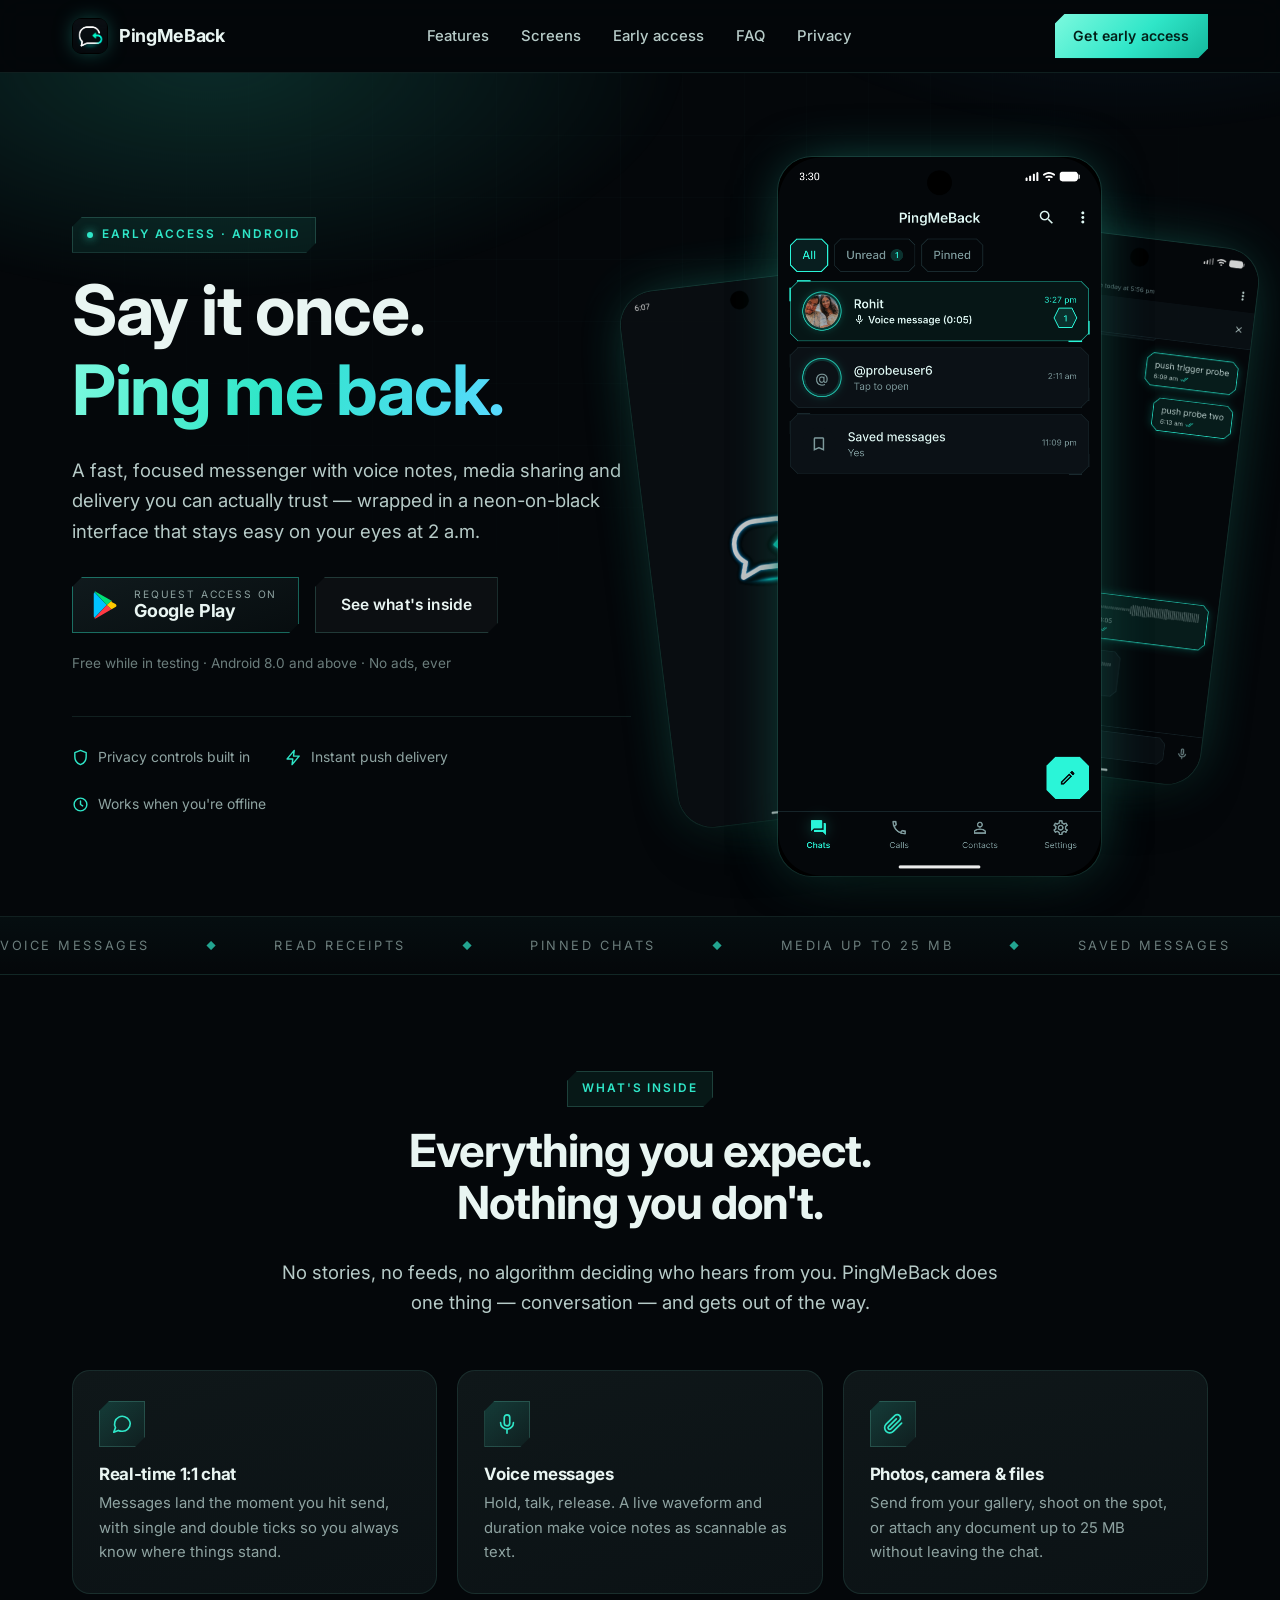
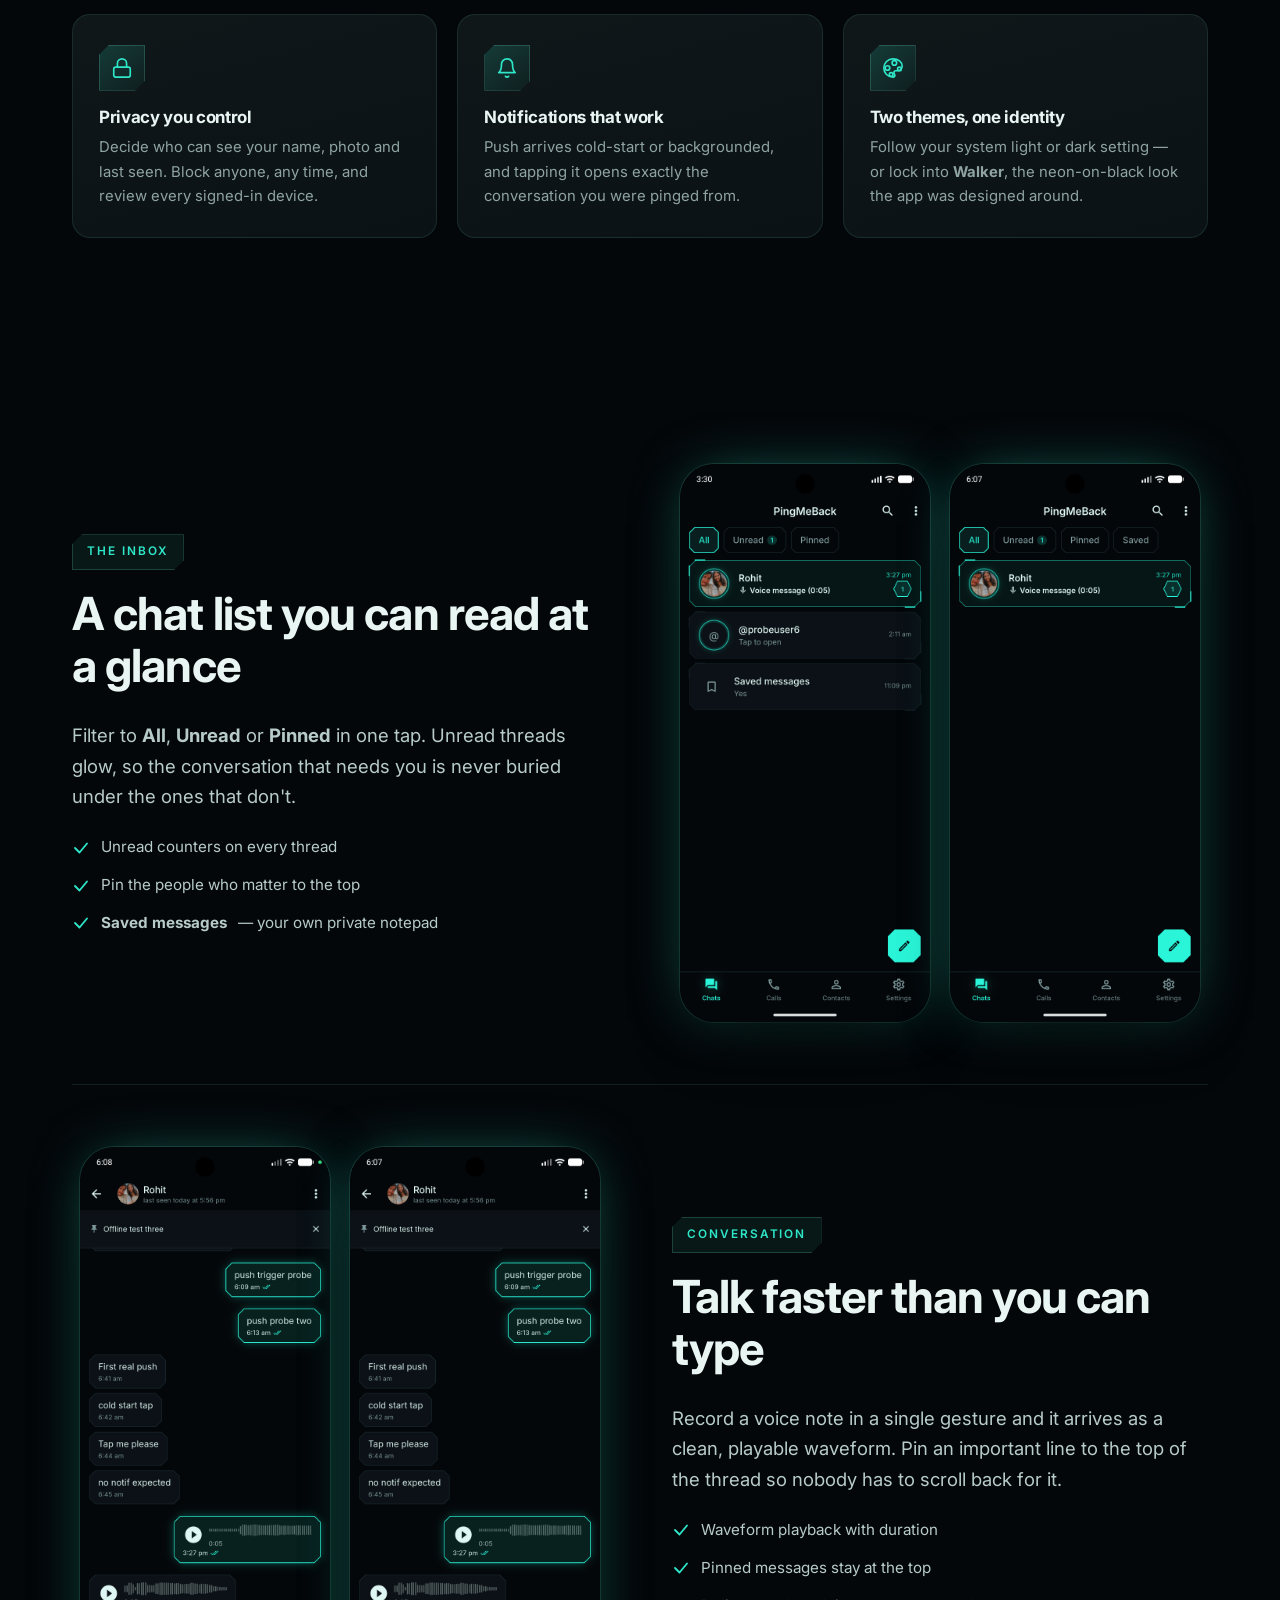
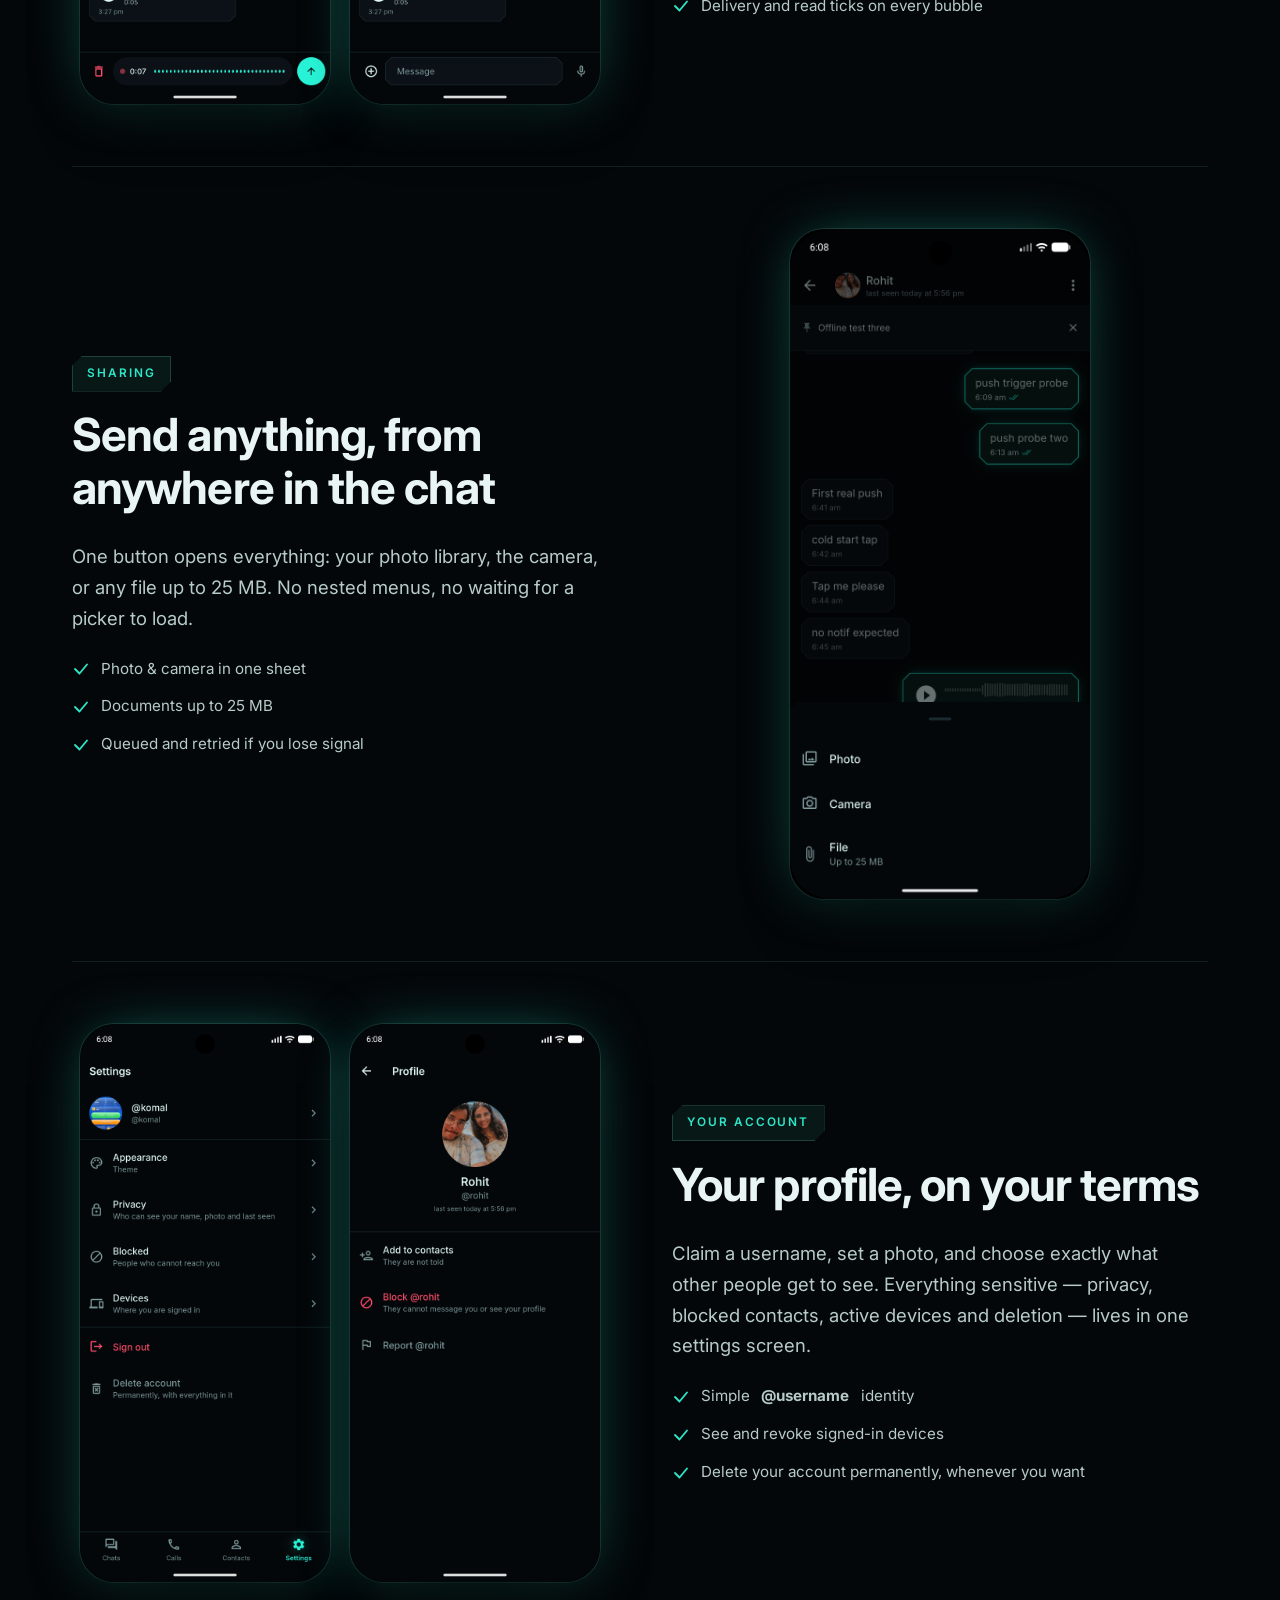
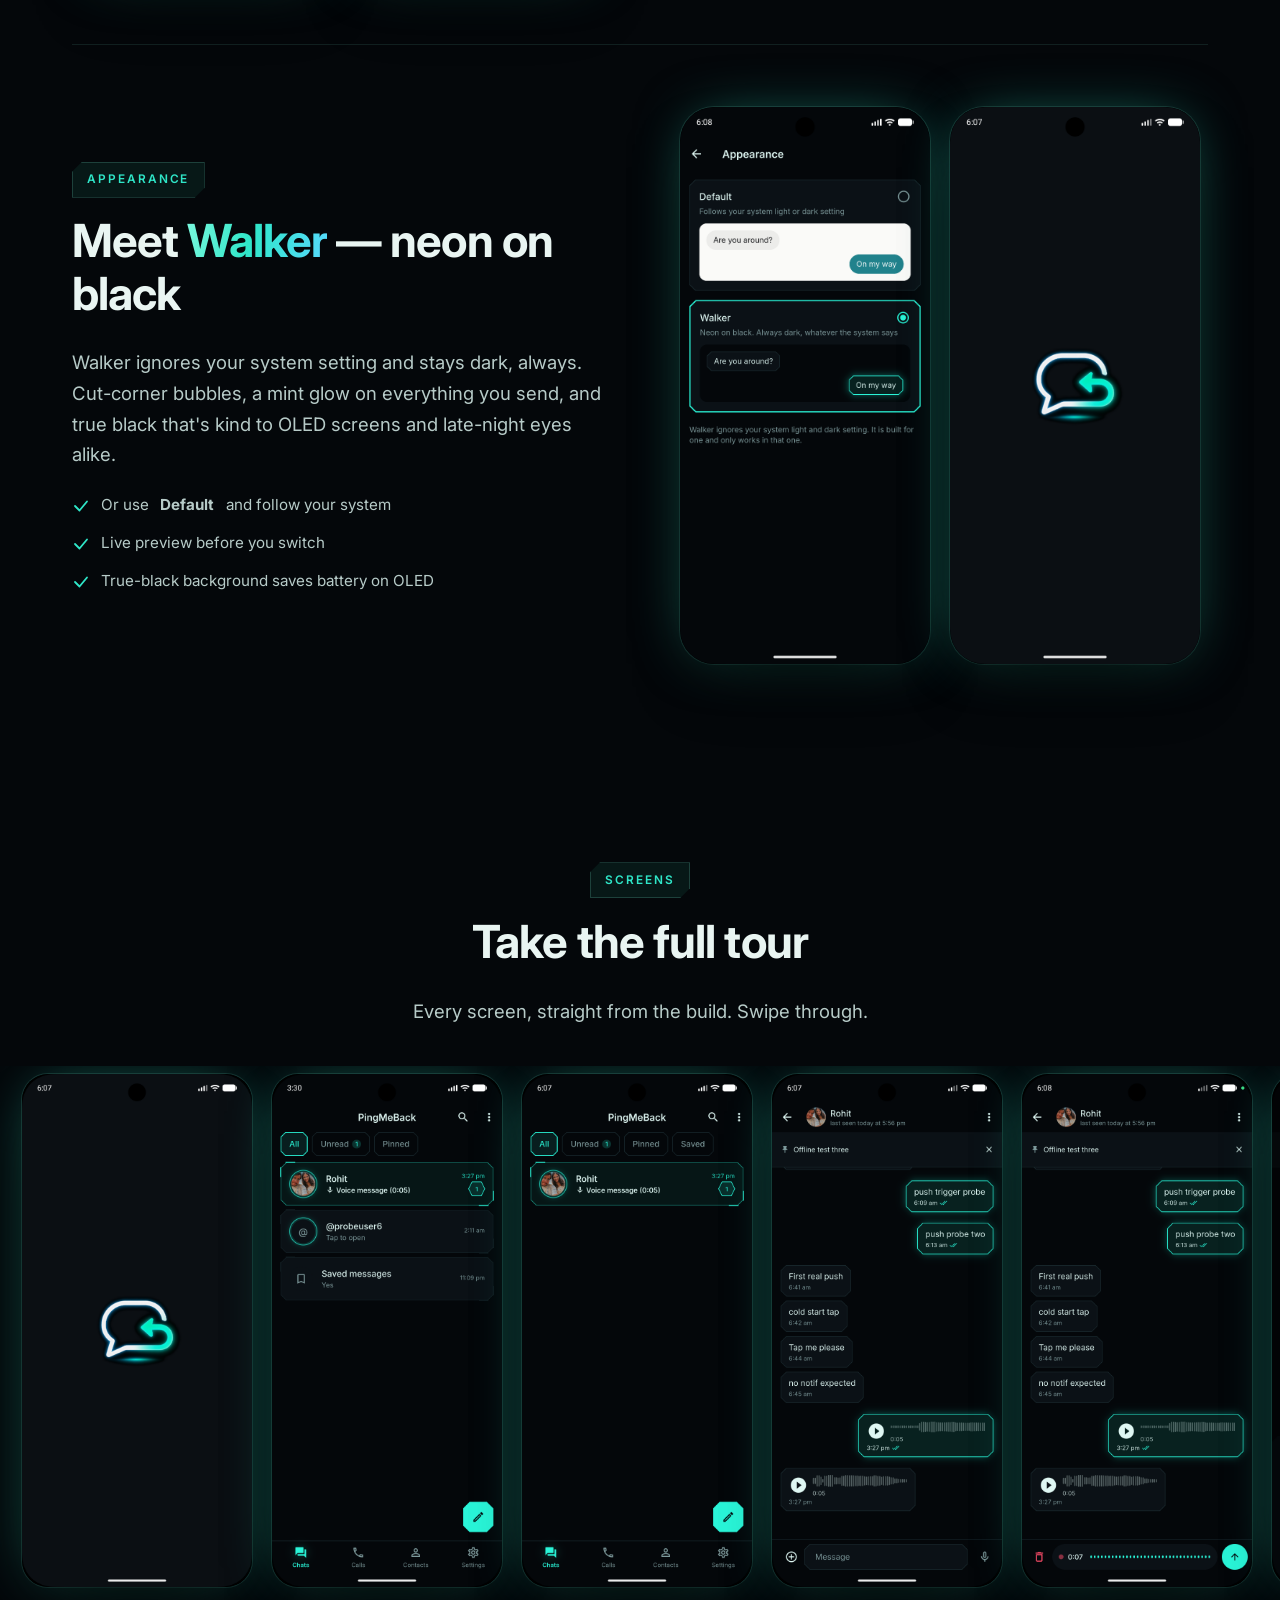
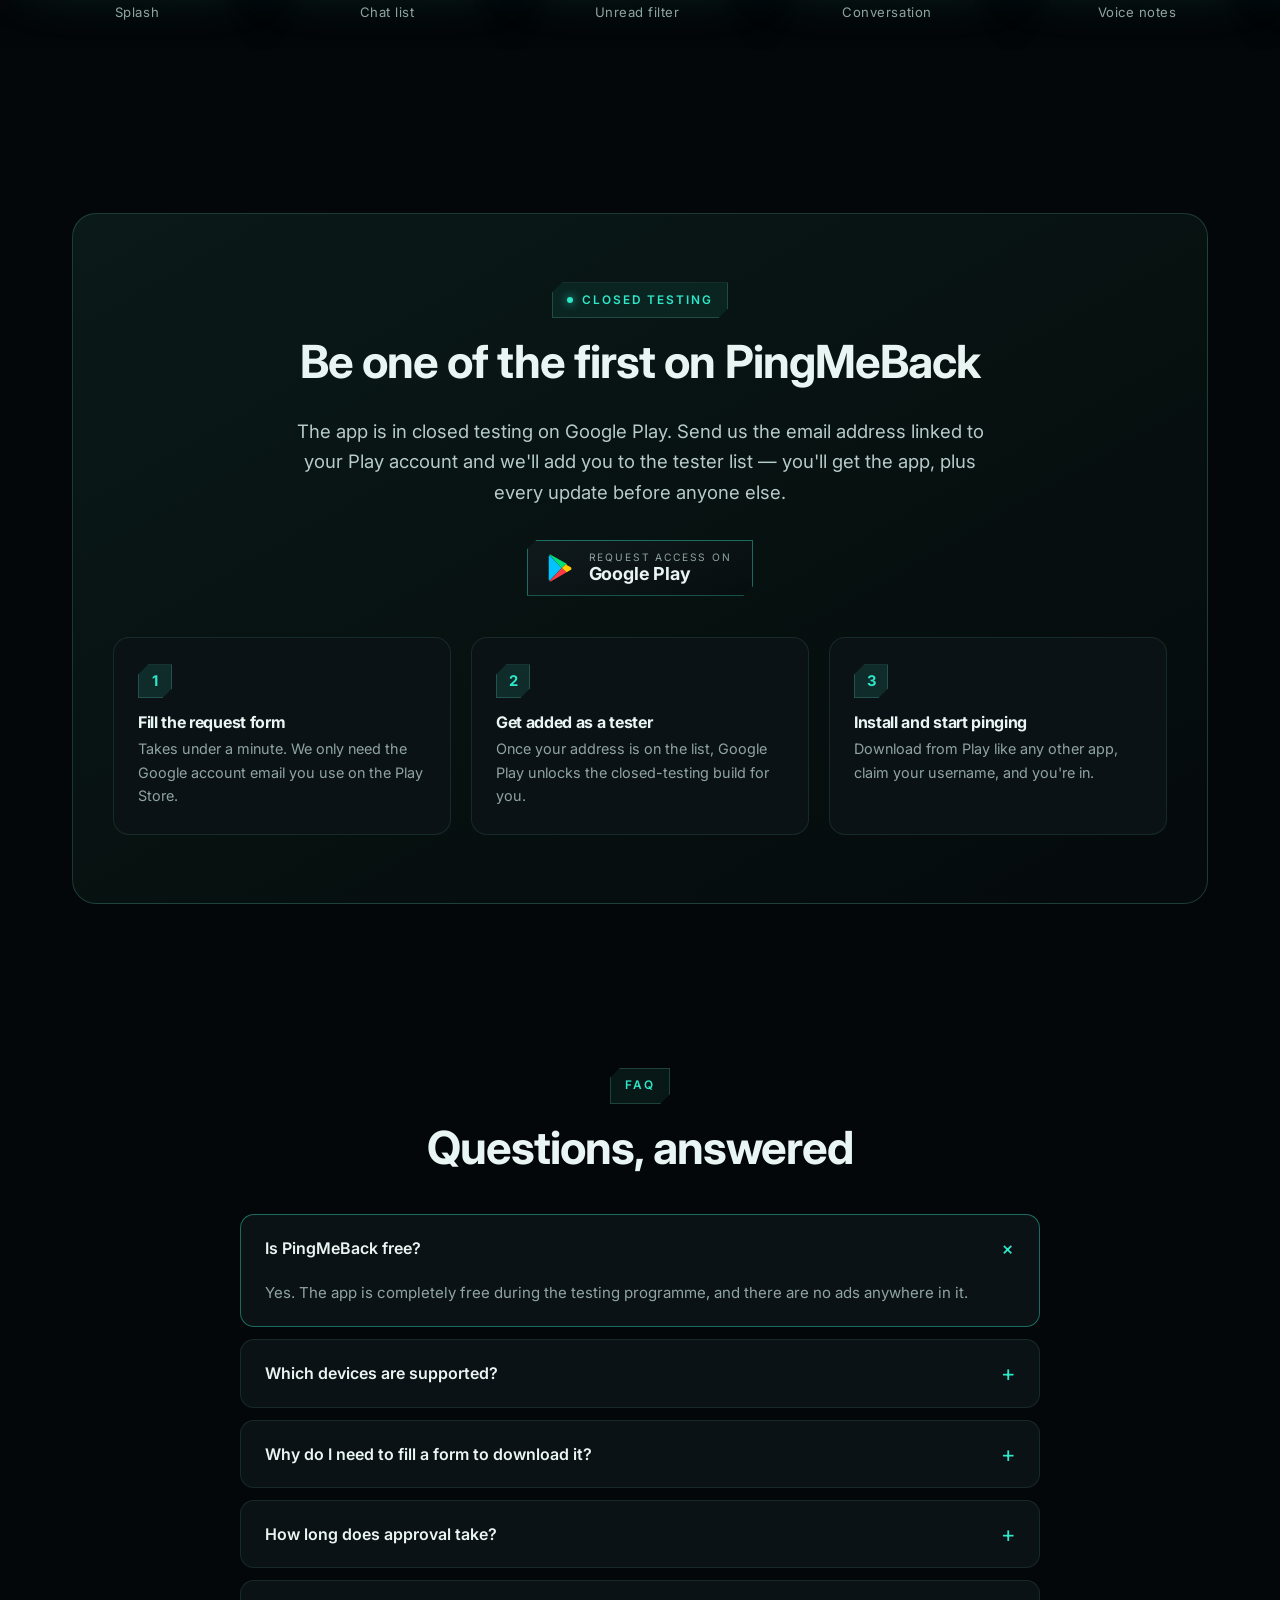
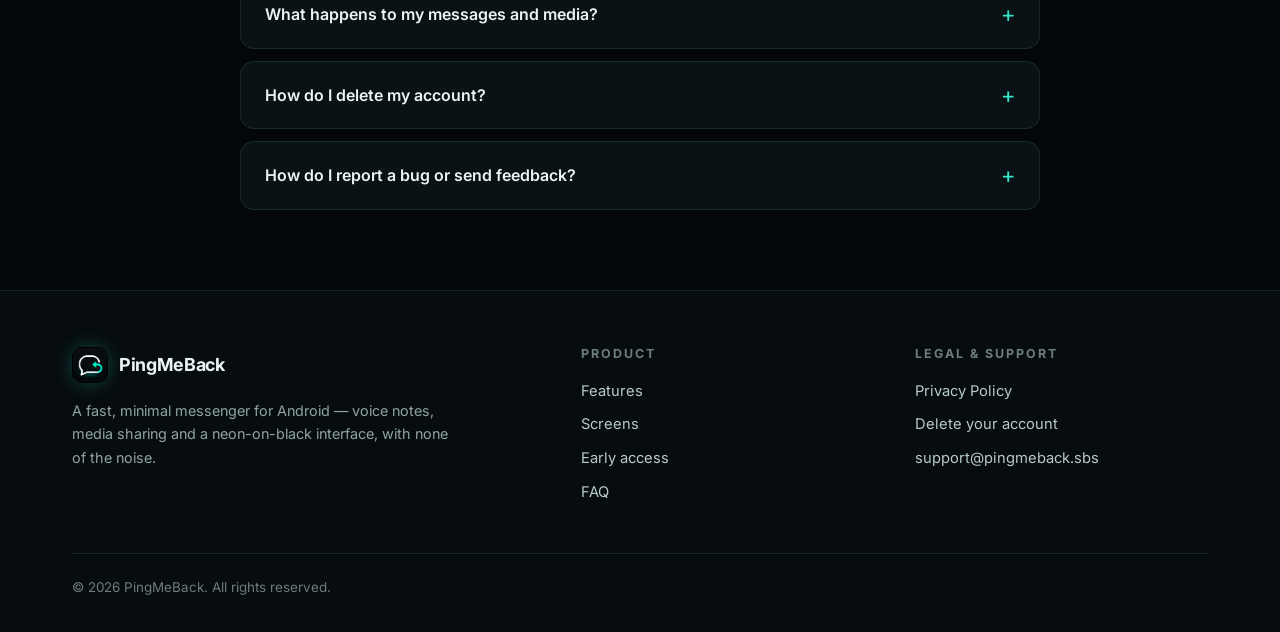
<file: index.html>
<!DOCTYPE html>
<html lang="en">
<head>
<meta charset="utf-8">
<meta name="viewport" content="width=device-width, initial-scale=1">
<title>PingMeBack — Fast, private messaging built for the dark</title>
<meta name="description" content="PingMeBack is a fast, minimal chat app for Android. Voice messages, media sharing, read receipts and a neon-on-black interface built to be easy on your eyes. Join the early access programme.">
<meta name="theme-color" content="#04070a">
<link rel="icon" href="assets/logo.png" type="image/png">
<link rel="apple-touch-icon" href="assets/logo.png">

<meta property="og:type" content="website">
<meta property="og:title" content="PingMeBack — Fast, private messaging built for the dark">
<meta property="og:description" content="Voice messages, media sharing, read receipts and a neon-on-black interface. Request early access on Google Play.">
<meta property="og:image" content="assets/logo.png">
<meta name="twitter:card" content="summary_large_image">

<link rel="preconnect" href="https://fonts.googleapis.com">
<link rel="preconnect" href="https://fonts.gstatic.com" crossorigin>
<link href="https://fonts.googleapis.com/css2?family=Inter:wght@400;500;600;700;800&display=swap" rel="stylesheet">
<link rel="stylesheet" href="styles.css">
</head>
<body>

<!-- ============================ NAV ============================ -->
<header class="nav">
  <div class="wrap nav__in">
    <a class="brand" href="index.html">
      <img src="assets/logo.png" alt="PingMeBack logo">
      <span>PingMeBack</span>
    </a>

    <nav class="nav__links" id="navLinks">
      <a href="#features">Features</a>
      <a href="#screens">Screens</a>
      <a href="#access">Early access</a>
      <a href="#faq">FAQ</a>
      <a href="privacy.html">Privacy</a>
    </nav>

    <div class="nav__cta">
      <a class="btn btn--primary btn--sm" href="https://docs.google.com/forms/d/e/1FAIpQLSddCtJkI2fU3N0K5g80t00EVzGH8-jRmo-6OUdHBBDJa1eNFg/viewform?usp=sharing&amp;ouid=109148587220267106349" target="_blank" rel="noopener">Get early access</a>
      <button class="nav__toggle" id="navToggle" aria-label="Toggle menu" aria-expanded="false" aria-controls="navLinks">
        <svg viewBox="0 0 24 24" fill="none" stroke="currentColor" stroke-width="2" stroke-linecap="round"><path d="M3 6h18M3 12h18M3 18h18"/></svg>
      </button>
    </div>
  </div>
</header>

<!-- ============================ HERO ============================ -->
<section class="hero">
  <div class="wrap hero__in">
    <div>
      <span class="eyebrow"><i class="dot"></i> Early access · Android</span>
      <h1 class="h-xl">Say it once.<br><span class="grad">Ping me back.</span></h1>
      <p class="lead">A fast, focused messenger with voice notes, media sharing and delivery you can actually trust — wrapped in a neon-on-black interface that stays easy on your eyes at 2 a.m.</p>

      <div class="btn-row">
        <a class="play-badge" href="https://docs.google.com/forms/d/e/1FAIpQLSddCtJkI2fU3N0K5g80t00EVzGH8-jRmo-6OUdHBBDJa1eNFg/viewform?usp=sharing&amp;ouid=109148587220267106349" target="_blank" rel="noopener" aria-label="Request early access on Google Play">
          <svg viewBox="0 0 24 24" aria-hidden="true">
            <path d="M3.6 1.8C3.2 2.1 3 2.6 3 3.2v17.6c0 .6.2 1.1.6 1.4L13.4 12 3.6 1.8z" fill="#00C3FF"/>
            <path d="M17.3 8.6 4.9 1.5c-.5-.3-1-.3-1.3-.1L13.4 12l3.9-3.4z" fill="#00E177"/>
            <path d="M3.6 22.6c.3.2.8.2 1.3-.1l12.4-7.1L13.4 12 3.6 22.6z" fill="#FF3A44"/>
            <path d="m17.3 8.6-3.9 3.4 3.9 3.4 3.1-1.8c1-.6 1-1.9 0-2.5l-3.1-1.5z" fill="#FFC900"/>
          </svg>
          <span class="pb-txt">
            <span class="pb-top">Request access on</span>
            <span class="pb-main">Google Play</span>
          </span>
        </a>
        <a class="btn btn--ghost" href="#features">See what's inside</a>
      </div>

      <p class="hero__note">Free while in testing · Android 8.0 and above · No ads, ever</p>

      <div class="trust">
        <div><svg viewBox="0 0 24 24" fill="none" stroke="currentColor" stroke-width="2" stroke-linecap="round" stroke-linejoin="round"><path d="M12 2 4 5v6c0 5 3.4 9.4 8 11 4.6-1.6 8-6 8-11V5l-8-3z"/></svg> Privacy controls built in</div>
        <div><svg viewBox="0 0 24 24" fill="none" stroke="currentColor" stroke-width="2" stroke-linecap="round" stroke-linejoin="round"><path d="M13 2 3 14h8l-1 8 10-12h-8l1-8z"/></svg> Instant push delivery</div>
        <div><svg viewBox="0 0 24 24" fill="none" stroke="currentColor" stroke-width="2" stroke-linecap="round" stroke-linejoin="round"><circle cx="12" cy="12" r="9"/><path d="M12 7v5l3 2"/></svg> Works when you're offline</div>
      </div>
    </div>

    <div class="cluster">
      <div class="shot shot--left"><img src="assets/splash-screen.png" alt="PingMeBack splash screen" loading="eager" width="1280" height="2856"></div>
      <div class="shot shot--main"><img src="assets/chatlist-screen.png" alt="PingMeBack chat list with unread and pinned filters" loading="eager" width="1280" height="2856"></div>
      <div class="shot shot--right"><img src="assets/chat-message.png" alt="A PingMeBack conversation with text and voice messages" loading="eager" width="1280" height="2856"></div>
    </div>
  </div>
</section>

<!-- ============================ STRIP ============================ -->
<div class="strip" aria-hidden="true">
  <div class="strip__track">
    <span>Voice messages</span><span>Read receipts</span><span>Pinned chats</span><span>Media up to 25 MB</span><span>Saved messages</span><span>Blocked list</span><span>Multi-device sessions</span><span>Last seen control</span>
    <span>Voice messages</span><span>Read receipts</span><span>Pinned chats</span><span>Media up to 25 MB</span><span>Saved messages</span><span>Blocked list</span><span>Multi-device sessions</span><span>Last seen control</span>
  </div>
</div>

<!-- ============================ FEATURES ============================ -->
<section class="section" id="features">
  <div class="wrap">
    <div class="center reveal" style="max-width:720px;margin-inline:auto;margin-bottom:52px">
      <span class="eyebrow">What's inside</span>
      <h2 class="h-lg">Everything you expect.<br>Nothing you don't.</h2>
      <p class="lead center">No stories, no feeds, no algorithm deciding who hears from you. PingMeBack does one thing — conversation — and gets out of the way.</p>
    </div>

    <div class="grid grid--3">
      <article class="card reveal">
        <div class="card__icon"><svg viewBox="0 0 24 24" fill="none" stroke="currentColor" stroke-width="1.8" stroke-linecap="round" stroke-linejoin="round"><path d="M21 11.5a8.4 8.4 0 0 1-9 8.4 8.9 8.9 0 0 1-4-.9L3 21l1.9-5a8.4 8.4 0 0 1 3.6-11.5 8.6 8.6 0 0 1 11.4 3.6 8.3 8.3 0 0 1 1.1 3.4z"/></svg></div>
        <h3>Real-time 1:1 chat</h3>
        <p>Messages land the moment you hit send, with single and double ticks so you always know where things stand.</p>
      </article>

      <article class="card reveal">
        <div class="card__icon"><svg viewBox="0 0 24 24" fill="none" stroke="currentColor" stroke-width="1.8" stroke-linecap="round" stroke-linejoin="round"><path d="M12 2a3 3 0 0 1 3 3v6a3 3 0 0 1-6 0V5a3 3 0 0 1 3-3z"/><path d="M19 10.5a7 7 0 0 1-14 0M12 17.5V22"/></svg></div>
        <h3>Voice messages</h3>
        <p>Hold, talk, release. A live waveform and duration make voice notes as scannable as text.</p>
      </article>

      <article class="card reveal">
        <div class="card__icon"><svg viewBox="0 0 24 24" fill="none" stroke="currentColor" stroke-width="1.8" stroke-linecap="round" stroke-linejoin="round"><path d="M21.4 11.1 12.3 20a5.5 5.5 0 0 1-7.8-7.8l9.2-9.1a3.7 3.7 0 1 1 5.2 5.2l-9.2 9.1a1.8 1.8 0 0 1-2.6-2.6l8.5-8.4"/></svg></div>
        <h3>Photos, camera &amp; files</h3>
        <p>Send from your gallery, shoot on the spot, or attach any document up to 25 MB without leaving the chat.</p>
      </article>

      <article class="card reveal">
        <div class="card__icon"><svg viewBox="0 0 24 24" fill="none" stroke="currentColor" stroke-width="1.8" stroke-linecap="round" stroke-linejoin="round"><rect x="3" y="11" width="18" height="11" rx="2"/><path d="M7 11V7a5 5 0 0 1 10 0v4"/></svg></div>
        <h3>Privacy you control</h3>
        <p>Decide who can see your name, photo and last seen. Block anyone, any time, and review every signed-in device.</p>
      </article>

      <article class="card reveal">
        <div class="card__icon"><svg viewBox="0 0 24 24" fill="none" stroke="currentColor" stroke-width="1.8" stroke-linecap="round" stroke-linejoin="round"><path d="M18 8A6 6 0 0 0 6 8c0 7-3 9-3 9h18s-3-2-3-9z"/><path d="M13.7 21a2 2 0 0 1-3.4 0"/></svg></div>
        <h3>Notifications that work</h3>
        <p>Push arrives cold-start or backgrounded, and tapping it opens exactly the conversation you were pinged from.</p>
      </article>

      <article class="card reveal">
        <div class="card__icon"><svg viewBox="0 0 24 24" fill="none" stroke="currentColor" stroke-width="1.8" stroke-linecap="round" stroke-linejoin="round"><circle cx="13.5" cy="6.5" r="2.5"/><circle cx="19" cy="13" r="2"/><circle cx="6" cy="12" r="2.5"/><circle cx="10" cy="19" r="2"/><path d="M12 2a10 10 0 1 0 0 20c1.1 0 2-.9 2-2 0-1.4-1-1.8-1-3 0-1.1.9-2 2-2h2a5 5 0 0 0 5-5c0-4.9-4.5-8-10-8z"/></svg></div>
        <h3>Two themes, one identity</h3>
        <p>Follow your system light or dark setting — or lock into <strong>Walker</strong>, the neon-on-black look the app was designed around.</p>
      </article>
    </div>
  </div>
</section>

<!-- ============================ SHOWCASE ============================ -->
<section class="section section--tight">
  <div class="wrap">

    <div class="show reveal">
      <div class="show__text">
        <span class="eyebrow">The inbox</span>
        <h2 class="h-lg">A chat list you can read at a glance</h2>
        <p class="lead">Filter to <strong>All</strong>, <strong>Unread</strong> or <strong>Pinned</strong> in one tap. Unread threads glow, so the conversation that needs you is never buried under the ones that don't.</p>
        <ul>
          <li><svg viewBox="0 0 24 24" fill="none" stroke="currentColor" stroke-width="2.4" stroke-linecap="round" stroke-linejoin="round"><path d="m4 12 6 6L20 6"/></svg> Unread counters on every thread</li>
          <li><svg viewBox="0 0 24 24" fill="none" stroke="currentColor" stroke-width="2.4" stroke-linecap="round" stroke-linejoin="round"><path d="m4 12 6 6L20 6"/></svg> Pin the people who matter to the top</li>
          <li><svg viewBox="0 0 24 24" fill="none" stroke="currentColor" stroke-width="2.4" stroke-linecap="round" stroke-linejoin="round"><path d="m4 12 6 6L20 6"/></svg> <strong>Saved messages</strong> — your own private notepad</li>
        </ul>
      </div>
      <div class="show__media">
        <div class="shot shot--pair"><img src="assets/chatlist-screen.png" alt="Chat list with All, Unread and Pinned filters" loading="lazy" width="1280" height="2856"></div>
        <div class="shot shot--pair"><img src="assets/unread-messages.png" alt="Unread messages highlighted in the chat list" loading="lazy" width="1280" height="2856"></div>
      </div>
    </div>

    <div class="show show--rev reveal">
      <div class="show__text">
        <span class="eyebrow">Conversation</span>
        <h2 class="h-lg">Talk faster than you can type</h2>
        <p class="lead">Record a voice note in a single gesture and it arrives as a clean, playable waveform. Pin an important line to the top of the thread so nobody has to scroll back for it.</p>
        <ul>
          <li><svg viewBox="0 0 24 24" fill="none" stroke="currentColor" stroke-width="2.4" stroke-linecap="round" stroke-linejoin="round"><path d="m4 12 6 6L20 6"/></svg> Waveform playback with duration</li>
          <li><svg viewBox="0 0 24 24" fill="none" stroke="currentColor" stroke-width="2.4" stroke-linecap="round" stroke-linejoin="round"><path d="m4 12 6 6L20 6"/></svg> Pinned messages stay at the top</li>
          <li><svg viewBox="0 0 24 24" fill="none" stroke="currentColor" stroke-width="2.4" stroke-linecap="round" stroke-linejoin="round"><path d="m4 12 6 6L20 6"/></svg> Delivery and read ticks on every bubble</li>
        </ul>
      </div>
      <div class="show__media">
        <div class="shot shot--pair"><img src="assets/audio-message-feature.png" alt="Recording a voice message in PingMeBack" loading="lazy" width="1280" height="2856"></div>
        <div class="shot shot--pair"><img src="assets/chat-message.png" alt="Conversation showing text bubbles and voice notes" loading="lazy" width="1280" height="2856"></div>
      </div>
    </div>

    <div class="show reveal">
      <div class="show__text">
        <span class="eyebrow">Sharing</span>
        <h2 class="h-lg">Send anything, from anywhere in the chat</h2>
        <p class="lead">One button opens everything: your photo library, the camera, or any file up to 25 MB. No nested menus, no waiting for a picker to load.</p>
        <ul>
          <li><svg viewBox="0 0 24 24" fill="none" stroke="currentColor" stroke-width="2.4" stroke-linecap="round" stroke-linejoin="round"><path d="m4 12 6 6L20 6"/></svg> Photo &amp; camera in one sheet</li>
          <li><svg viewBox="0 0 24 24" fill="none" stroke="currentColor" stroke-width="2.4" stroke-linecap="round" stroke-linejoin="round"><path d="m4 12 6 6L20 6"/></svg> Documents up to 25 MB</li>
          <li><svg viewBox="0 0 24 24" fill="none" stroke="currentColor" stroke-width="2.4" stroke-linecap="round" stroke-linejoin="round"><path d="m4 12 6 6L20 6"/></svg> Queued and retried if you lose signal</li>
        </ul>
      </div>
      <div class="show__media">
        <div class="shot"><img src="assets/attachment-features.png" alt="Attachment sheet with photo, camera and file options" loading="lazy" width="1280" height="2856"></div>
      </div>
    </div>

    <div class="show show--rev reveal">
      <div class="show__text">
        <span class="eyebrow">Your account</span>
        <h2 class="h-lg">Your profile, on your terms</h2>
        <p class="lead">Claim a username, set a photo, and choose exactly what other people get to see. Everything sensitive — privacy, blocked contacts, active devices and deletion — lives in one settings screen.</p>
        <ul>
          <li><svg viewBox="0 0 24 24" fill="none" stroke="currentColor" stroke-width="2.4" stroke-linecap="round" stroke-linejoin="round"><path d="m4 12 6 6L20 6"/></svg> Simple <strong>@username</strong> identity</li>
          <li><svg viewBox="0 0 24 24" fill="none" stroke="currentColor" stroke-width="2.4" stroke-linecap="round" stroke-linejoin="round"><path d="m4 12 6 6L20 6"/></svg> See and revoke signed-in devices</li>
          <li><svg viewBox="0 0 24 24" fill="none" stroke="currentColor" stroke-width="2.4" stroke-linecap="round" stroke-linejoin="round"><path d="m4 12 6 6L20 6"/></svg> Delete your account permanently, whenever you want</li>
        </ul>
      </div>
      <div class="show__media">
        <div class="shot shot--pair"><img src="assets/self-user-profile-screen.png" alt="PingMeBack settings screen with privacy, blocked and devices options" loading="lazy" width="1280" height="2856"></div>
        <div class="shot shot--pair"><img src="assets/other-user-profile-screen.png" alt="Viewing another user's profile in PingMeBack" loading="lazy" width="1280" height="2856"></div>
      </div>
    </div>

    <div class="show reveal">
      <div class="show__text">
        <span class="eyebrow">Appearance</span>
        <h2 class="h-lg">Meet <span class="grad">Walker</span> — neon on black</h2>
        <p class="lead">Walker ignores your system setting and stays dark, always. Cut-corner bubbles, a mint glow on everything you send, and true black that's kind to OLED screens and late-night eyes alike.</p>
        <ul>
          <li><svg viewBox="0 0 24 24" fill="none" stroke="currentColor" stroke-width="2.4" stroke-linecap="round" stroke-linejoin="round"><path d="m4 12 6 6L20 6"/></svg> Or use <strong>Default</strong> and follow your system</li>
          <li><svg viewBox="0 0 24 24" fill="none" stroke="currentColor" stroke-width="2.4" stroke-linecap="round" stroke-linejoin="round"><path d="m4 12 6 6L20 6"/></svg> Live preview before you switch</li>
          <li><svg viewBox="0 0 24 24" fill="none" stroke="currentColor" stroke-width="2.4" stroke-linecap="round" stroke-linejoin="round"><path d="m4 12 6 6L20 6"/></svg> True-black background saves battery on OLED</li>
        </ul>
      </div>
      <div class="show__media">
        <div class="shot shot--pair"><img src="assets/theme-setting-screen.png" alt="Appearance settings with Default and Walker themes" loading="lazy" width="1280" height="2856"></div>
        <div class="shot shot--pair"><img src="assets/splash-screen.png" alt="PingMeBack splash screen" loading="lazy" width="1280" height="2856"></div>
      </div>
    </div>

  </div>
</section>

<!-- ============================ GALLERY ============================ -->
<section class="section section--tight" id="screens">
  <div class="wrap center reveal" style="max-width:680px;margin-inline:auto;margin-bottom:40px">
    <span class="eyebrow">Screens</span>
    <h2 class="h-lg">Take the full tour</h2>
    <p class="lead center">Every screen, straight from the build. Swipe through.</p>
  </div>

  <div class="gallery reveal">
    <figure><div class="shot"><img src="assets/splash-screen.png" alt="Splash screen" loading="lazy" width="1280" height="2856"></div><figcaption>Splash</figcaption></figure>
    <figure><div class="shot"><img src="assets/chatlist-screen.png" alt="Chat list" loading="lazy" width="1280" height="2856"></div><figcaption>Chat list</figcaption></figure>
    <figure><div class="shot"><img src="assets/unread-messages.png" alt="Unread messages" loading="lazy" width="1280" height="2856"></div><figcaption>Unread filter</figcaption></figure>
    <figure><div class="shot"><img src="assets/chat-message.png" alt="Conversation view" loading="lazy" width="1280" height="2856"></div><figcaption>Conversation</figcaption></figure>
    <figure><div class="shot"><img src="assets/audio-message-feature.png" alt="Voice message recording" loading="lazy" width="1280" height="2856"></div><figcaption>Voice notes</figcaption></figure>
    <figure><div class="shot"><img src="assets/attachment-features.png" alt="Attachment options" loading="lazy" width="1280" height="2856"></div><figcaption>Attachments</figcaption></figure>
    <figure><div class="shot"><img src="assets/other-user-profile-screen.png" alt="Another user's profile" loading="lazy" width="1280" height="2856"></div><figcaption>Contact profile</figcaption></figure>
    <figure><div class="shot"><img src="assets/self-user-profile-screen.png" alt="Settings and account screen" loading="lazy" width="1280" height="2856"></div><figcaption>Settings</figcaption></figure>
    <figure><div class="shot"><img src="assets/theme-setting-screen.png" alt="Appearance settings" loading="lazy" width="1280" height="2856"></div><figcaption>Appearance</figcaption></figure>
  </div>
</section>

<!-- ============================ EARLY ACCESS ============================ -->
<section class="section" id="access">
  <div class="wrap">
    <div class="cta reveal">
      <span class="eyebrow"><i class="dot"></i> Closed testing</span>
      <h2 class="h-lg">Be one of the first on PingMeBack</h2>
      <p class="lead center" style="margin-inline:auto">The app is in closed testing on Google Play. Send us the email address linked to your Play account and we'll add you to the tester list — you'll get the app, plus every update before anyone else.</p>

      <div class="btn-row center" style="margin-top:2rem">
        <a class="play-badge" href="https://docs.google.com/forms/d/e/1FAIpQLSddCtJkI2fU3N0K5g80t00EVzGH8-jRmo-6OUdHBBDJa1eNFg/viewform?usp=sharing&amp;ouid=109148587220267106349" target="_blank" rel="noopener" aria-label="Request early access on Google Play">
          <svg viewBox="0 0 24 24" aria-hidden="true">
            <path d="M3.6 1.8C3.2 2.1 3 2.6 3 3.2v17.6c0 .6.2 1.1.6 1.4L13.4 12 3.6 1.8z" fill="#00C3FF"/>
            <path d="M17.3 8.6 4.9 1.5c-.5-.3-1-.3-1.3-.1L13.4 12l3.9-3.4z" fill="#00E177"/>
            <path d="M3.6 22.6c.3.2.8.2 1.3-.1l12.4-7.1L13.4 12 3.6 22.6z" fill="#FF3A44"/>
            <path d="m17.3 8.6-3.9 3.4 3.9 3.4 3.1-1.8c1-.6 1-1.9 0-2.5l-3.1-1.5z" fill="#FFC900"/>
          </svg>
          <span class="pb-txt">
            <span class="pb-top">Request access on</span>
            <span class="pb-main">Google Play</span>
          </span>
        </a>
      </div>

      <div class="steps">
        <div class="step">
          <span class="step__n">1</span>
          <h3>Fill the request form</h3>
          <p>Takes under a minute. We only need the Google account email you use on the Play Store.</p>
        </div>
        <div class="step">
          <span class="step__n">2</span>
          <h3>Get added as a tester</h3>
          <p>Once your address is on the list, Google Play unlocks the closed-testing build for you.</p>
        </div>
        <div class="step">
          <span class="step__n">3</span>
          <h3>Install and start pinging</h3>
          <p>Download from Play like any other app, claim your username, and you're in.</p>
        </div>
      </div>
    </div>
  </div>
</section>

<!-- ============================ FAQ ============================ -->
<section class="section section--tight" id="faq">
  <div class="wrap">
    <div class="center reveal" style="max-width:640px;margin-inline:auto;margin-bottom:40px">
      <span class="eyebrow">FAQ</span>
      <h2 class="h-lg">Questions, answered</h2>
    </div>

    <div class="faq reveal">
      <details open>
        <summary>Is PingMeBack free?</summary>
        <p>Yes. The app is completely free during the testing programme, and there are no ads anywhere in it.</p>
      </details>
      <details>
        <summary>Which devices are supported?</summary>
        <p>PingMeBack is an Android app and runs on Android 8.0 (Oreo) and above. An iOS version isn't available yet.</p>
      </details>
      <details>
        <summary>Why do I need to fill a form to download it?</summary>
        <p>The app is in <strong>closed testing</strong> on Google Play, which means only email addresses on the tester list can see and install it. The form is how you get on that list — once you're added, you install it from the Play Store exactly like any other app.</p>
      </details>
      <details>
        <summary>How long does approval take?</summary>
        <p>We add testers in batches. Most requests are processed within a couple of days; you'll be able to install as soon as your Google account is on the list.</p>
      </details>
      <details>
        <summary>What happens to my messages and media?</summary>
        <p>They're encrypted in transit over HTTPS, and the copy on your phone sits in an encrypted database keyed to your device's hardware-backed keystore. Messages are <strong>not</strong> end-to-end encrypted — they're readable on the server. There's no advertising or analytics profiling, and we never sell your data. Full detail is in our <a href="privacy.html">Privacy Policy</a>.</p>
      </details>
      <details>
        <summary>How do I delete my account?</summary>
        <p>Open <strong>Settings → Delete account</strong> in the app, enter your password and confirm — it's immediate. If you no longer have the app installed, submit a request on our <a href="delete-account.html">account deletion page</a>. Either way it's permanent and removes your profile along with everything in it.</p>
      </details>
      <details>
        <summary>How do I report a bug or send feedback?</summary>
        <p>Testers are exactly who we want to hear from. Email <a href="mailto:support@pingmeback.sbs">support@pingmeback.sbs</a> with what you saw and what you expected, and we'll follow up.</p>
      </details>
    </div>
  </div>
</section>

<!-- ============================ FOOTER ============================ -->
<footer class="footer">
  <div class="wrap">
    <div class="footer__grid">
      <div>
        <a class="brand" href="index.html" style="margin-bottom:1rem">
          <img src="assets/logo.png" alt="PingMeBack logo">
          <span>PingMeBack</span>
        </a>
        <p>A fast, minimal messenger for Android — voice notes, media sharing and a neon-on-black interface, with none of the noise.</p>
      </div>

      <div>
        <h4>Product</h4>
        <ul>
          <li><a href="#features">Features</a></li>
          <li><a href="#screens">Screens</a></li>
          <li><a href="#access">Early access</a></li>
          <li><a href="#faq">FAQ</a></li>
        </ul>
      </div>

      <div>
        <h4>Legal &amp; support</h4>
        <ul>
          <li><a href="privacy.html">Privacy Policy</a></li>
          <li><a href="delete-account.html">Delete your account</a></li>
          <li><a href="mailto:support@pingmeback.sbs">support@pingmeback.sbs</a></li>
        </ul>
      </div>
    </div>

    <div class="footer__bottom">
      <span>© <span id="yr">2026</span> PingMeBack. All rights reserved.</span>
      
    </div>
  </div>
</footer>

<script>
  // year
  document.getElementById('yr').textContent = new Date().getFullYear();

  // mobile nav
  var t = document.getElementById('navToggle'), l = document.getElementById('navLinks');
  t.addEventListener('click', function () {
    var open = l.classList.toggle('open');
    t.setAttribute('aria-expanded', open);
  });
  l.addEventListener('click', function (e) {
    if (e.target.tagName === 'A') { l.classList.remove('open'); t.setAttribute('aria-expanded', false); }
  });

  // reveal on scroll
  var els = document.querySelectorAll('.reveal');
  if ('IntersectionObserver' in window) {
    var io = new IntersectionObserver(function (entries) {
      entries.forEach(function (en) {
        if (en.isIntersecting) { en.target.classList.add('in'); io.unobserve(en.target); }
      });
    }, { threshold: .12, rootMargin: '0px 0px -60px 0px' });
    els.forEach(function (el) { io.observe(el); });
  } else {
    els.forEach(function (el) { el.classList.add('in'); });
  }
</script>
</body>
</html>
</file>
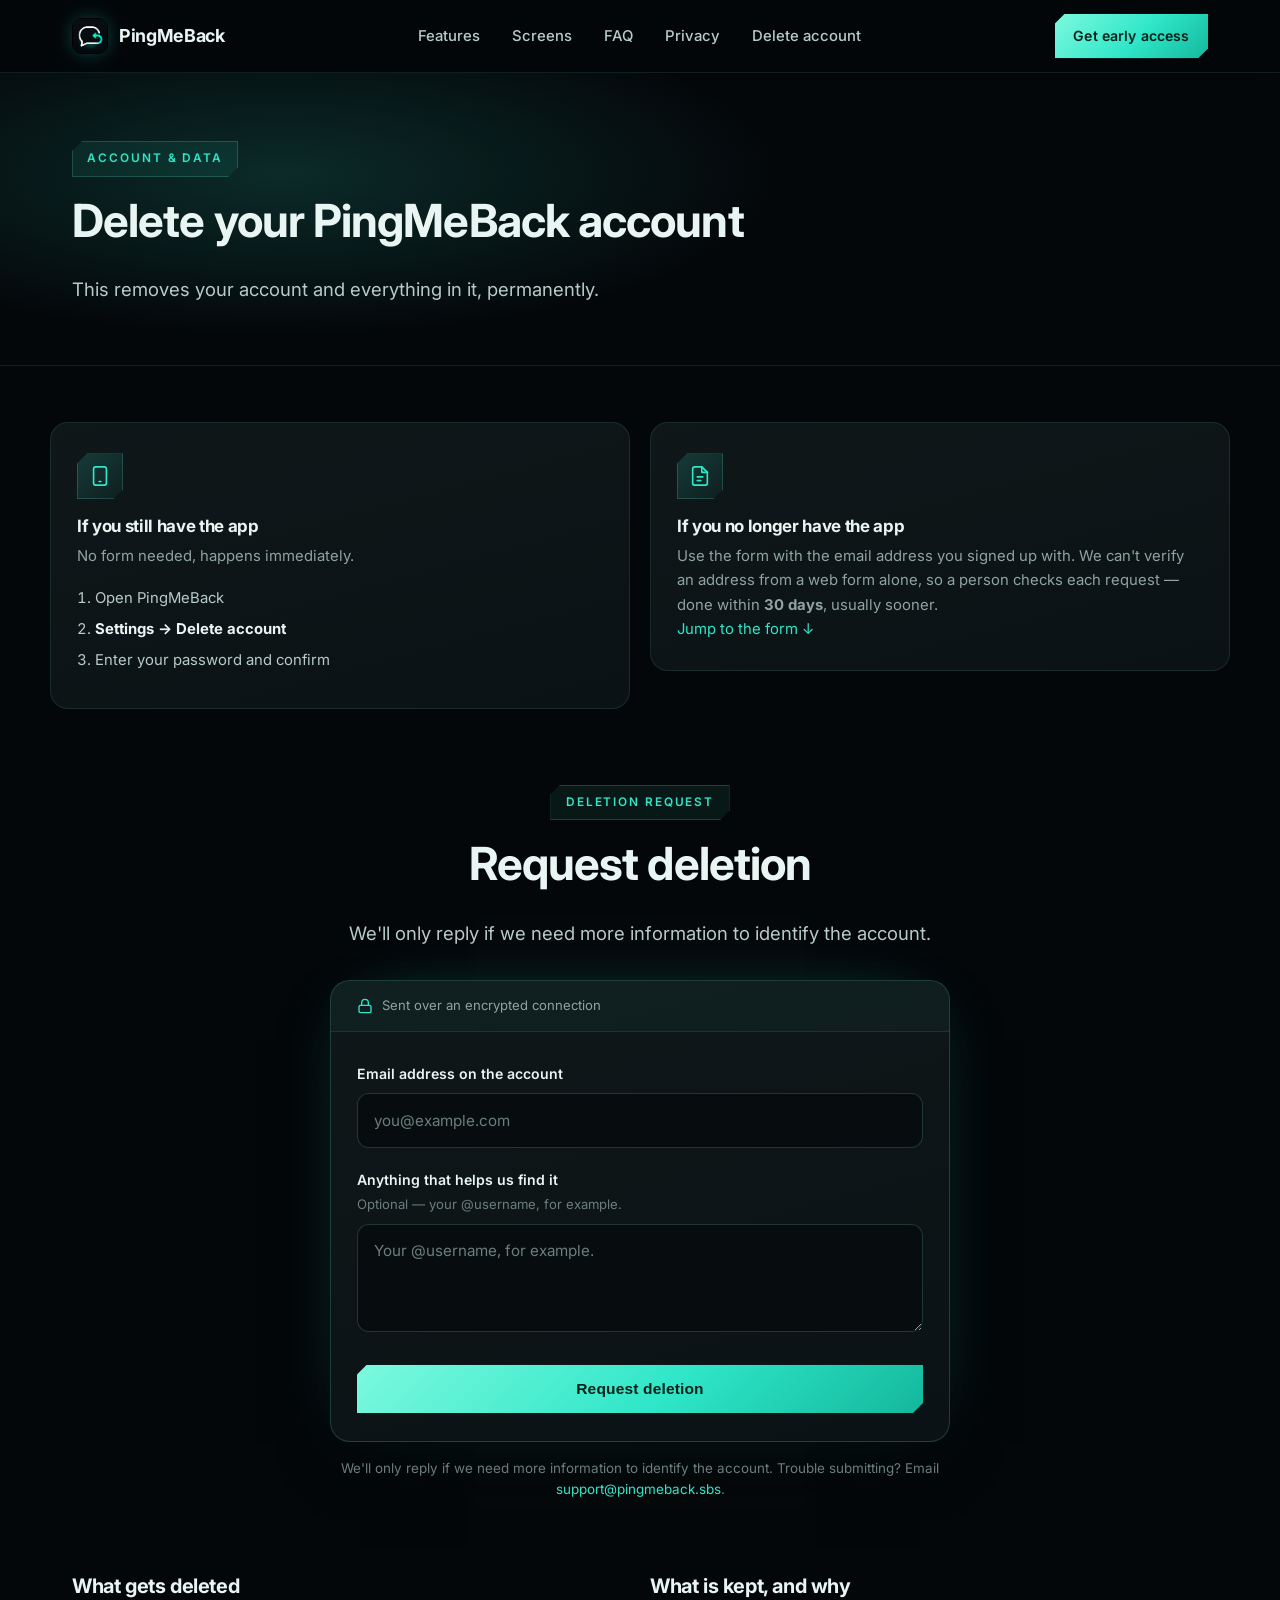
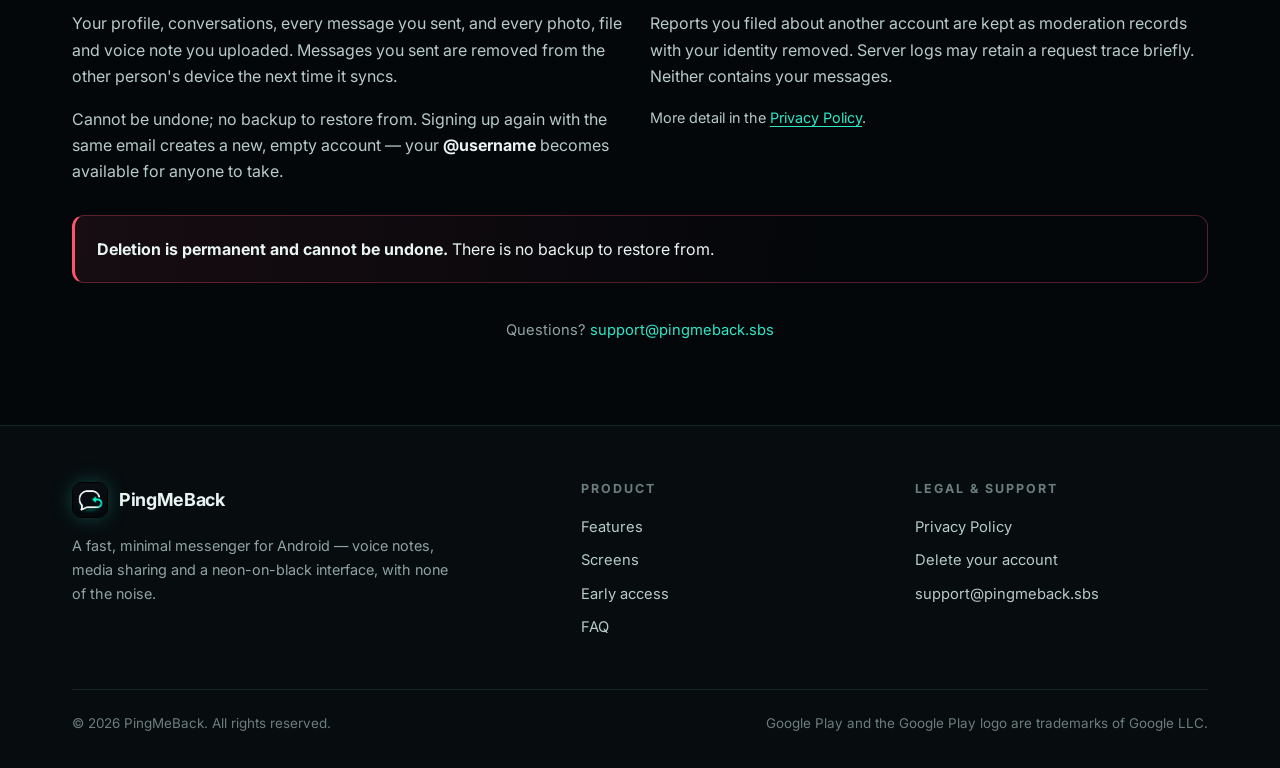
<file: delete-account.html>
<!DOCTYPE html>
<html lang="en">
<head>
<meta charset="utf-8">
<meta name="viewport" content="width=device-width, initial-scale=1">
<title>Delete your PingMeBack account</title>
<meta name="description" content="Delete your PingMeBack account and everything in it, permanently — in the app, or by requesting deletion here if you no longer have it installed.">
<meta name="theme-color" content="#04070a">
<link rel="icon" href="assets/logo.png" type="image/png">
<link rel="apple-touch-icon" href="assets/logo.png">
<link rel="preconnect" href="https://fonts.googleapis.com">
<link rel="preconnect" href="https://fonts.gstatic.com" crossorigin>
<link href="https://fonts.googleapis.com/css2?family=Inter:wght@400;500;600;700;800&display=swap" rel="stylesheet">
<link rel="stylesheet" href="styles.css">
</head>
<body>

<header class="nav">
  <div class="wrap nav__in">
    <a class="brand" href="index.html">
      <img src="assets/logo.png" alt="PingMeBack logo">
      <span>PingMeBack</span>
    </a>
    <nav class="nav__links" id="navLinks">
      <a href="index.html#features">Features</a>
      <a href="index.html#screens">Screens</a>
      <a href="index.html#faq">FAQ</a>
      <a href="privacy.html">Privacy</a>
      <a href="delete-account.html">Delete account</a>
    </nav>
    <div class="nav__cta">
      <a class="btn btn--primary btn--sm" href="https://docs.google.com/forms/d/e/1FAIpQLSddCtJkI2fU3N0K5g80t00EVzGH8-jRmo-6OUdHBBDJa1eNFg/viewform?usp=sharing&amp;ouid=109148587220267106349" target="_blank" rel="noopener">Get early access</a>
      <button class="nav__toggle" id="navToggle" aria-label="Toggle menu" aria-expanded="false" aria-controls="navLinks">
        <svg viewBox="0 0 24 24" fill="none" stroke="currentColor" stroke-width="2" stroke-linecap="round"><path d="M3 6h18M3 12h18M3 18h18"/></svg>
      </button>
    </div>
  </div>
</header>

<section class="page-head">
  <div class="wrap">
    <span class="eyebrow">Account &amp; data</span>
    <h1 class="h-lg">Delete your PingMeBack account</h1>
    <p class="lead">This removes your account and everything in it, permanently.</p>
  </div>
</section>

<!-- ============ TWO ROUTES ============ -->
<div class="wrap" style="padding:56px 0 8px">
  <div class="grid grid--2" style="align-items:start">

    <div class="card">
      <div class="card__icon">
        <svg viewBox="0 0 24 24" fill="none" stroke="currentColor" stroke-width="1.8" stroke-linecap="round" stroke-linejoin="round"><rect x="5" y="2" width="14" height="20" rx="2.5"/><path d="M11 18h2"/></svg>
      </div>
      <h3>If you still have the app</h3>
      <p style="margin-bottom:1.1rem">No form needed, happens immediately.</p>
      <ol style="margin:0;padding-left:1.15rem;color:var(--text-2);font-size:.93rem">
        <li>Open PingMeBack</li>
        <li><strong style="color:var(--text)">Settings → Delete account</strong></li>
        <li>Enter your password and confirm</li>
      </ol>
    </div>

    <div class="card">
      <div class="card__icon">
        <svg viewBox="0 0 24 24" fill="none" stroke="currentColor" stroke-width="1.8" stroke-linecap="round" stroke-linejoin="round"><path d="M14 2H6a2 2 0 0 0-2 2v16a2 2 0 0 0 2 2h12a2 2 0 0 0 2-2V8z"/><path d="M14 2v6h6M9 13h6M9 17h4"/></svg>
      </div>
      <h3>If you no longer have the app</h3>
      <p>Use the form with the email address you signed up with. We can't verify an address from a web form alone, so a person checks each request — done within <strong>30 days</strong>, usually sooner.</p>
      <p style="margin-bottom:0"><a href="#form">Jump to the form ↓</a></p>
    </div>

  </div>
</div>

<!-- ============ EMBEDDED FORM ============ -->
<section class="section section--tight" id="form">
  <div class="wrap">
    <div class="center" style="max-width:660px;margin-inline:auto;margin-bottom:32px">
      <span class="eyebrow">Deletion request</span>
      <h2 class="h-lg">Request deletion</h2>
      <p class="lead center">We'll only reply if we need more information to identify the account.</p>
    </div>

    <div class="form-panel">
      <div class="form-panel__bar">
        <svg viewBox="0 0 24 24" fill="none" stroke="currentColor" stroke-width="2" stroke-linecap="round" stroke-linejoin="round"><rect x="3" y="11" width="18" height="11" rx="2"/><path d="M7 11V7a5 5 0 0 1 10 0v4"/></svg>
        <span>Sent over an encrypted connection</span>
      </div>

      <form id="delForm">
        <div class="field">
          <label for="email">Email address on the account</label>
          <input id="email" name="email" type="email" required autocomplete="email" placeholder="you@example.com">
        </div>

        <div class="field">
          <label for="note">Anything that helps us find it <span class="hint">Optional — your @username, for example.</span></label>
          <textarea id="note" name="note" placeholder="Your @username, for example."></textarea>
        </div>

        <button id="delSubmit" class="btn btn--primary" type="submit">Request deletion</button>
        <p id="delMsg" class="form__msg" style="display:none" role="status" aria-live="polite"></p>
      </form>
    </div>

    <p class="form-note center" style="max-width:620px;margin-inline:auto">
      We'll only reply if we need more information to identify the account.
      Trouble submitting? Email <a href="mailto:support@pingmeback.sbs">support@pingmeback.sbs</a>.
    </p>
  </div>
</section>

<!-- ============ WHAT GETS DELETED / KEPT ============ -->
<section class="section section--tight" style="padding-top:0">
  <div class="wrap">
    <div class="grid grid--2" style="align-items:start">

      <div class="prose" style="max-width:none">
        <h2 style="font-size:1.25rem;margin-top:0">What gets deleted</h2>
        <p>Your profile, conversations, every message you sent, and every photo, file and voice note you uploaded. Messages you sent are removed from the other person's device the next time it syncs.</p>
        <p>Cannot be undone; no backup to restore from. Signing up again with the same email creates a new, empty account — your <strong>@username</strong> becomes available for anyone to take.</p>
      </div>

      <div class="prose" style="max-width:none">
        <h2 style="font-size:1.25rem;margin-top:0">What is kept, and why</h2>
        <p>Reports you filed about another account are kept as moderation records with your identity removed. Server logs may retain a request trace briefly. Neither contains your messages.</p>
        <p class="muted" style="font-size:.9rem">More detail in the <a href="privacy.html">Privacy Policy</a>.</p>
      </div>

    </div>

    <div class="callout callout--danger" style="margin-top:14px">
      <p><strong>Deletion is permanent and cannot be undone.</strong> There is no backup to restore from.</p>
    </div>

    <p class="center muted" style="margin-top:2.2rem;font-size:.92rem">
      Questions? <a href="mailto:support@pingmeback.sbs">support@pingmeback.sbs</a>
    </p>
  </div>
</section>

<footer class="footer">
  <div class="wrap">
    <div class="footer__grid">
      <div>
        <a class="brand" href="index.html" style="margin-bottom:1rem">
          <img src="assets/logo.png" alt="PingMeBack logo">
          <span>PingMeBack</span>
        </a>
        <p>A fast, minimal messenger for Android — voice notes, media sharing and a neon-on-black interface, with none of the noise.</p>
      </div>
      <div>
        <h4>Product</h4>
        <ul>
          <li><a href="index.html#features">Features</a></li>
          <li><a href="index.html#screens">Screens</a></li>
          <li><a href="index.html#access">Early access</a></li>
          <li><a href="index.html#faq">FAQ</a></li>
        </ul>
      </div>
      <div>
        <h4>Legal &amp; support</h4>
        <ul>
          <li><a href="privacy.html">Privacy Policy</a></li>
          <li><a href="delete-account.html">Delete your account</a></li>
          <li><a href="mailto:support@pingmeback.sbs">support@pingmeback.sbs</a></li>
        </ul>
      </div>
    </div>
    <div class="footer__bottom">
      <span>© <span id="yr">2026</span> PingMeBack. All rights reserved.</span>
      <span>Google Play and the Google Play logo are trademarks of Google LLC.</span>
    </div>
  </div>
</footer>

<script>
  document.getElementById('yr').textContent = new Date().getFullYear();
  var t = document.getElementById('navToggle'), l = document.getElementById('navLinks');
  t.addEventListener('click', function () { t.setAttribute('aria-expanded', l.classList.toggle('open')); });
</script>

<script>
const EP = "https://tobmcnigrzloggmpltdr.supabase.co/functions/v1/request-deletion";
const KEY = "sb_publishable_0J0T5la4spd7v8FSZHre9A_xPgj--4y";
const f = document.getElementById("delForm"),
      b = document.getElementById("delSubmit"),
      m = document.getElementById("delMsg");

function show(text, kind) {
  m.textContent = text;
  m.className = "form__msg " + kind;
  m.style.display = "block";
}

f.addEventListener("submit", async (e) => {
  e.preventDefault();
  b.disabled = true; b.textContent = "Sending…";
  try {
    const r = await fetch(EP, {
      method: "POST",
      headers: { "content-type": "application/json", apikey: KEY },
      body: JSON.stringify({
        email: document.getElementById("email").value.trim(),
        note: document.getElementById("note").value.trim(),
      }),
    });
    const body = await r.json().catch(() => ({}));
    if (r.ok) {
      f.querySelectorAll("input,textarea").forEach(x => { x.value = ""; x.disabled = true; });
      show("Request received. If that address has an account, it will be deleted within 30 days. You'll only hear from us if we need more information.", "ok");
      b.textContent = "Request sent";
      return;
    }
    show(body.message || "Something went wrong. Please try again.", "err");
  } catch {
    show("Could not reach the server. Check your connection and try again.", "err");
  }
  b.disabled = false; b.textContent = "Request deletion";
});
</script>
</body>
</html>
</file>
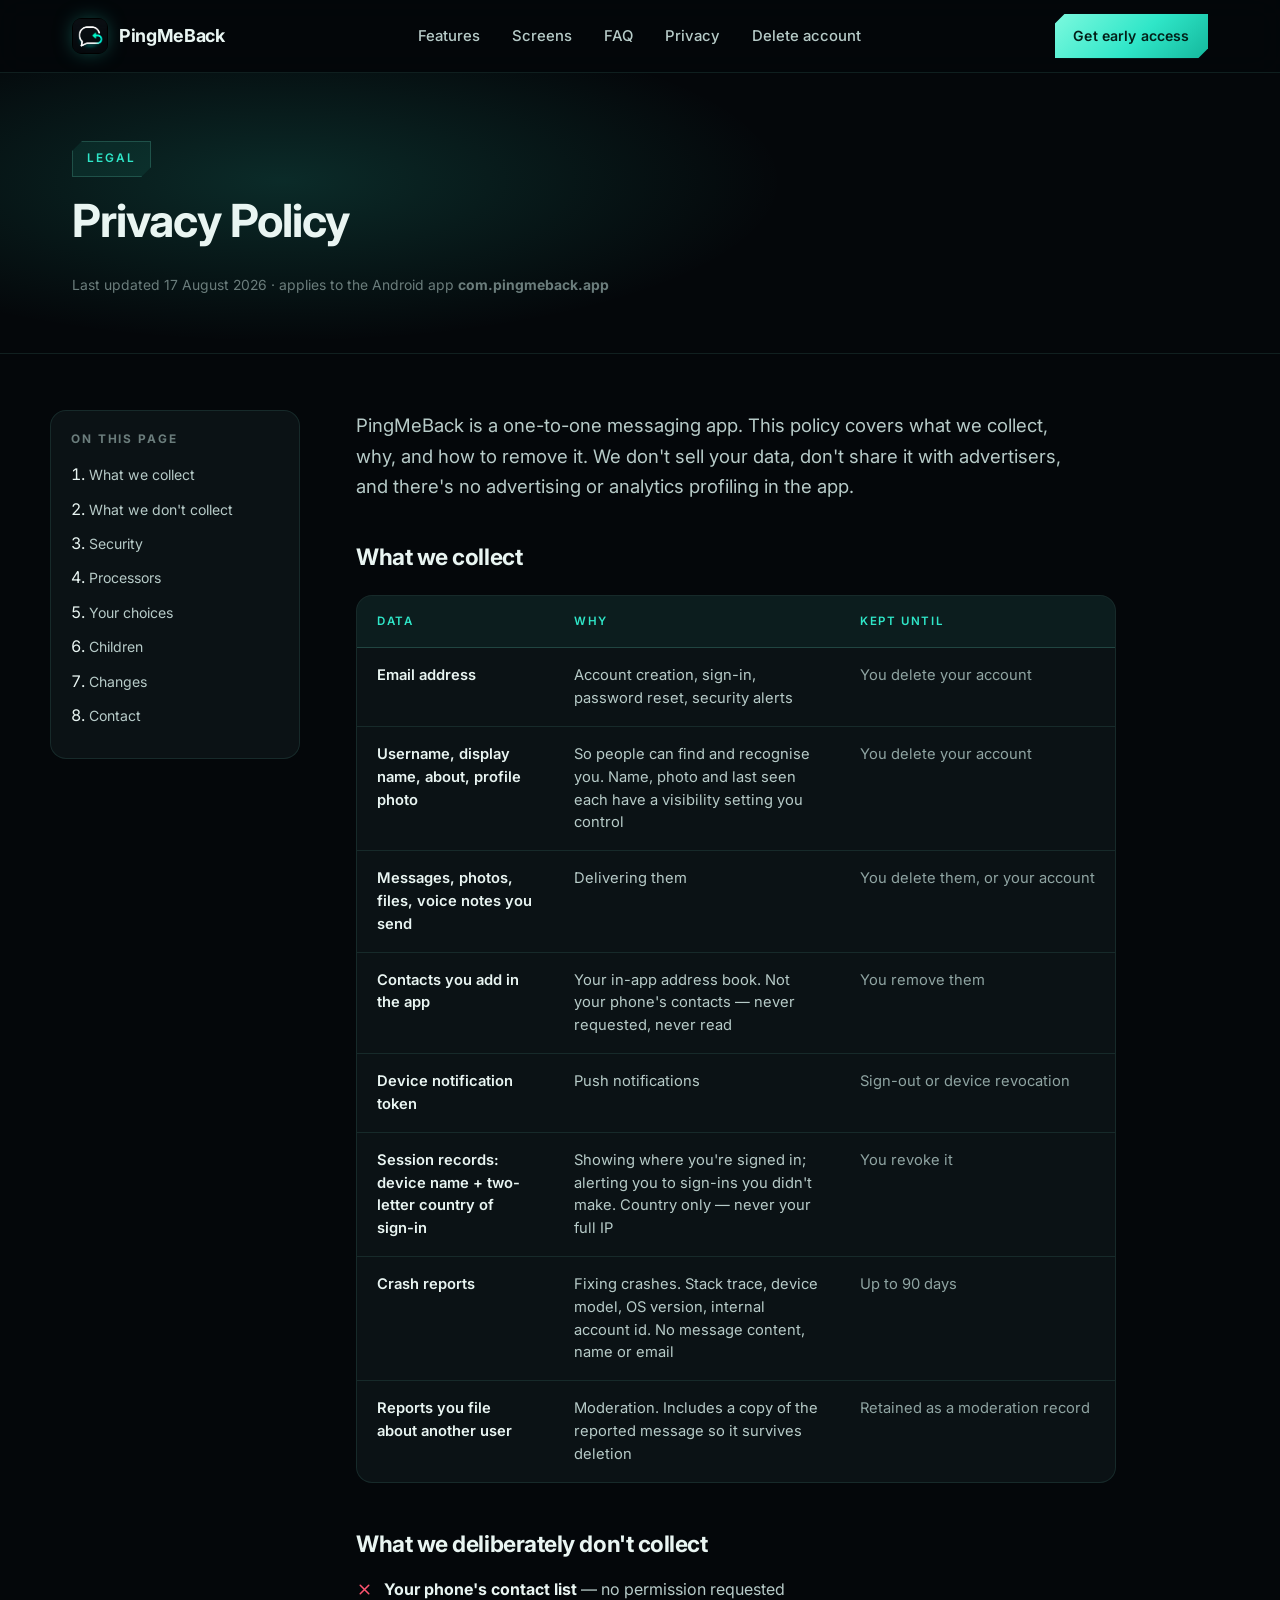
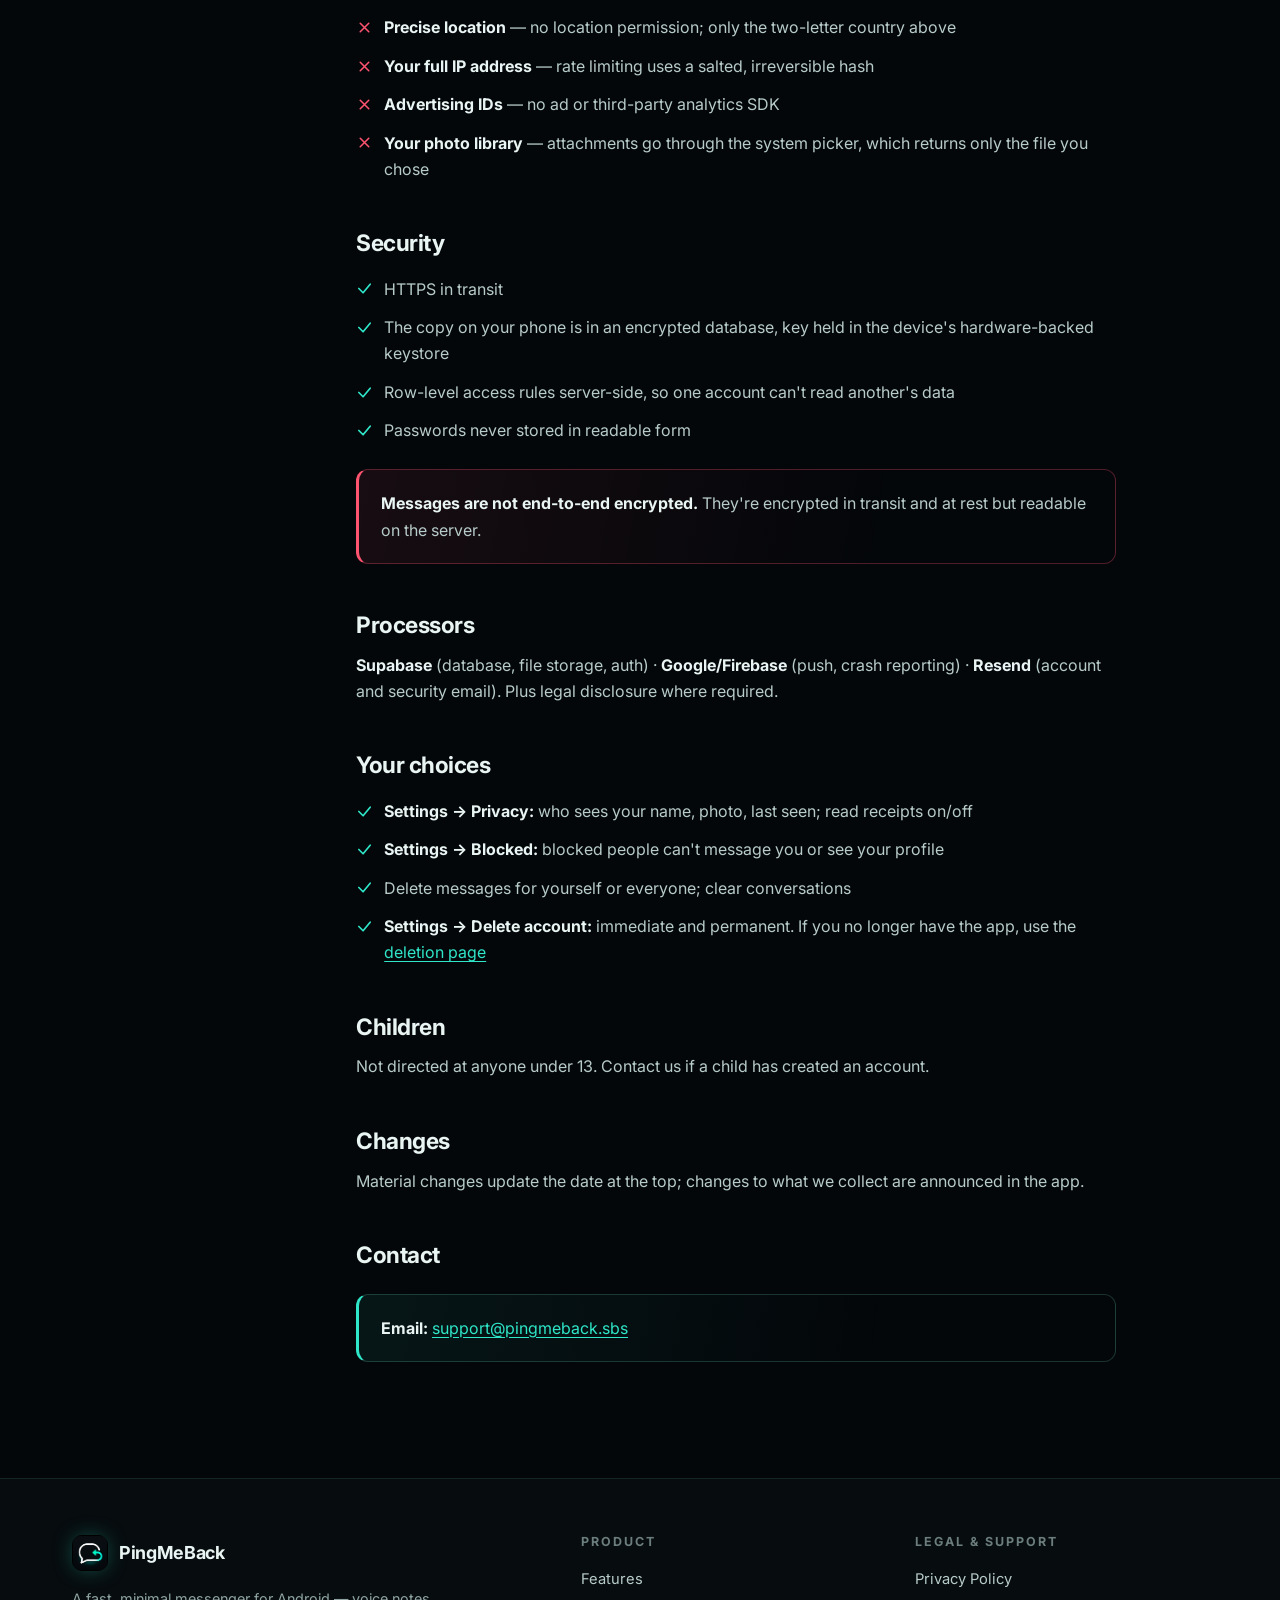
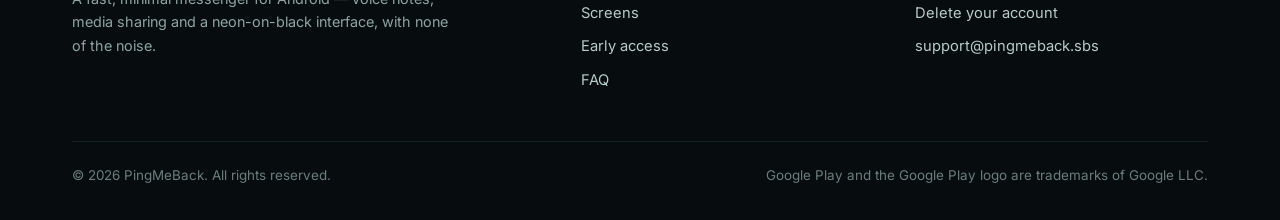
<file: privacy.html>
<!DOCTYPE html>
<html lang="en">
<head>
<meta charset="utf-8">
<meta name="viewport" content="width=device-width, initial-scale=1">
<title>Privacy Policy — PingMeBack</title>
<meta name="description" content="What PingMeBack collects, why, and how to remove it. We don't sell your data, don't share it with advertisers, and there's no advertising or analytics profiling in the app.">
<meta name="theme-color" content="#04070a">
<link rel="icon" href="assets/logo.png" type="image/png">
<link rel="apple-touch-icon" href="assets/logo.png">
<link rel="preconnect" href="https://fonts.googleapis.com">
<link rel="preconnect" href="https://fonts.gstatic.com" crossorigin>
<link href="https://fonts.googleapis.com/css2?family=Inter:wght@400;500;600;700;800&display=swap" rel="stylesheet">
<link rel="stylesheet" href="styles.css">
</head>
<body>

<header class="nav">
  <div class="wrap nav__in">
    <a class="brand" href="index.html">
      <img src="assets/logo.png" alt="PingMeBack logo">
      <span>PingMeBack</span>
    </a>
    <nav class="nav__links" id="navLinks">
      <a href="index.html#features">Features</a>
      <a href="index.html#screens">Screens</a>
      <a href="index.html#faq">FAQ</a>
      <a href="privacy.html">Privacy</a>
      <a href="delete-account.html">Delete account</a>
    </nav>
    <div class="nav__cta">
      <a class="btn btn--primary btn--sm" href="https://docs.google.com/forms/d/e/1FAIpQLSddCtJkI2fU3N0K5g80t00EVzGH8-jRmo-6OUdHBBDJa1eNFg/viewform?usp=sharing&amp;ouid=109148587220267106349" target="_blank" rel="noopener">Get early access</a>
      <button class="nav__toggle" id="navToggle" aria-label="Toggle menu" aria-expanded="false" aria-controls="navLinks">
        <svg viewBox="0 0 24 24" fill="none" stroke="currentColor" stroke-width="2" stroke-linecap="round"><path d="M3 6h18M3 12h18M3 18h18"/></svg>
      </button>
    </div>
  </div>
</header>

<section class="page-head">
  <div class="wrap">
    <span class="eyebrow">Legal</span>
    <h1 class="h-lg">Privacy Policy</h1>
    <p class="updated">Last updated 17 August 2026 · applies to the Android app <strong>com.pingmeback.app</strong></p>
  </div>
</section>

<div class="wrap doc">

  <aside class="toc">
    <h4>On this page</h4>
    <ol>
      <li><a href="#collect">What we collect</a></li>
      <li><a href="#dont">What we don't collect</a></li>
      <li><a href="#security">Security</a></li>
      <li><a href="#processors">Processors</a></li>
      <li><a href="#choices">Your choices</a></li>
      <li><a href="#children">Children</a></li>
      <li><a href="#changes">Changes</a></li>
      <li><a href="#contact">Contact</a></li>
    </ol>
  </aside>

  <main class="prose">

    <p class="lead" style="margin-bottom:2.2rem">PingMeBack is a one-to-one messaging app. This policy covers what we collect, why, and how to remove it. We don't sell your data, don't share it with advertisers, and there's no advertising or analytics profiling in the app.</p>

    <h2 id="collect">What we collect</h2>
    <div class="table-wrap">
      <table>
        <thead>
          <tr><th scope="col">Data</th><th scope="col">Why</th><th scope="col">Kept until</th></tr>
        </thead>
        <tbody>
          <tr>
            <td>Email address</td>
            <td>Account creation, sign-in, password reset, security alerts</td>
            <td>You delete your account</td>
          </tr>
          <tr>
            <td>Username, display name, about, profile photo</td>
            <td>So people can find and recognise you. Name, photo and last seen each have a visibility setting you control</td>
            <td>You delete your account</td>
          </tr>
          <tr>
            <td>Messages, photos, files, voice notes you send</td>
            <td>Delivering them</td>
            <td>You delete them, or your account</td>
          </tr>
          <tr>
            <td>Contacts you add in the app</td>
            <td>Your in-app address book. Not your phone's contacts — never requested, never read</td>
            <td>You remove them</td>
          </tr>
          <tr>
            <td>Device notification token</td>
            <td>Push notifications</td>
            <td>Sign-out or device revocation</td>
          </tr>
          <tr>
            <td>Session records: device name + two-letter country of sign-in</td>
            <td>Showing where you're signed in; alerting you to sign-ins you didn't make. Country only — never your full IP</td>
            <td>You revoke it</td>
          </tr>
          <tr>
            <td>Crash reports</td>
            <td>Fixing crashes. Stack trace, device model, OS version, internal account id. No message content, name or email</td>
            <td>Up to 90 days</td>
          </tr>
          <tr>
            <td>Reports you file about another user</td>
            <td>Moderation. Includes a copy of the reported message so it survives deletion</td>
            <td>Retained as a moderation record</td>
          </tr>
        </tbody>
      </table>
    </div>

    <h2 id="dont">What we deliberately don't collect</h2>
    <ul class="ticks ticks--no">
      <li><svg viewBox="0 0 24 24" fill="none" stroke="currentColor" stroke-width="2.2" stroke-linecap="round"><path d="M18 6 6 18M6 6l12 12"/></svg> <span><strong>Your phone's contact list</strong> — no permission requested</span></li>
      <li><svg viewBox="0 0 24 24" fill="none" stroke="currentColor" stroke-width="2.2" stroke-linecap="round"><path d="M18 6 6 18M6 6l12 12"/></svg> <span><strong>Precise location</strong> — no location permission; only the two-letter country above</span></li>
      <li><svg viewBox="0 0 24 24" fill="none" stroke="currentColor" stroke-width="2.2" stroke-linecap="round"><path d="M18 6 6 18M6 6l12 12"/></svg> <span><strong>Your full IP address</strong> — rate limiting uses a salted, irreversible hash</span></li>
      <li><svg viewBox="0 0 24 24" fill="none" stroke="currentColor" stroke-width="2.2" stroke-linecap="round"><path d="M18 6 6 18M6 6l12 12"/></svg> <span><strong>Advertising IDs</strong> — no ad or third-party analytics SDK</span></li>
      <li><svg viewBox="0 0 24 24" fill="none" stroke="currentColor" stroke-width="2.2" stroke-linecap="round"><path d="M18 6 6 18M6 6l12 12"/></svg> <span><strong>Your photo library</strong> — attachments go through the system picker, which returns only the file you chose</span></li>
    </ul>

    <h2 id="security">Security</h2>
    <ul class="ticks">
      <li><svg viewBox="0 0 24 24" fill="none" stroke="currentColor" stroke-width="2.4" stroke-linecap="round" stroke-linejoin="round"><path d="m4 12 6 6L20 6"/></svg> <span>HTTPS in transit</span></li>
      <li><svg viewBox="0 0 24 24" fill="none" stroke="currentColor" stroke-width="2.4" stroke-linecap="round" stroke-linejoin="round"><path d="m4 12 6 6L20 6"/></svg> <span>The copy on your phone is in an encrypted database, key held in the device's hardware-backed keystore</span></li>
      <li><svg viewBox="0 0 24 24" fill="none" stroke="currentColor" stroke-width="2.4" stroke-linecap="round" stroke-linejoin="round"><path d="m4 12 6 6L20 6"/></svg> <span>Row-level access rules server-side, so one account can't read another's data</span></li>
      <li><svg viewBox="0 0 24 24" fill="none" stroke="currentColor" stroke-width="2.4" stroke-linecap="round" stroke-linejoin="round"><path d="m4 12 6 6L20 6"/></svg> <span>Passwords never stored in readable form</span></li>
    </ul>

    <div class="callout callout--danger">
      <p><strong>Messages are not end-to-end encrypted.</strong> They're encrypted in transit and at rest but readable on the server.</p>
    </div>

    <h2 id="processors">Processors</h2>
    <p><strong>Supabase</strong> (database, file storage, auth) · <strong>Google/Firebase</strong> (push, crash reporting) · <strong>Resend</strong> (account and security email). Plus legal disclosure where required.</p>

    <h2 id="choices">Your choices</h2>
    <ul class="ticks">
      <li><svg viewBox="0 0 24 24" fill="none" stroke="currentColor" stroke-width="2.4" stroke-linecap="round" stroke-linejoin="round"><path d="m4 12 6 6L20 6"/></svg> <span><strong>Settings → Privacy:</strong> who sees your name, photo, last seen; read receipts on/off</span></li>
      <li><svg viewBox="0 0 24 24" fill="none" stroke="currentColor" stroke-width="2.4" stroke-linecap="round" stroke-linejoin="round"><path d="m4 12 6 6L20 6"/></svg> <span><strong>Settings → Blocked:</strong> blocked people can't message you or see your profile</span></li>
      <li><svg viewBox="0 0 24 24" fill="none" stroke="currentColor" stroke-width="2.4" stroke-linecap="round" stroke-linejoin="round"><path d="m4 12 6 6L20 6"/></svg> <span>Delete messages for yourself or everyone; clear conversations</span></li>
      <li><svg viewBox="0 0 24 24" fill="none" stroke="currentColor" stroke-width="2.4" stroke-linecap="round" stroke-linejoin="round"><path d="m4 12 6 6L20 6"/></svg> <span><strong>Settings → Delete account:</strong> immediate and permanent. If you no longer have the app, use the <a href="delete-account.html">deletion page</a></span></li>
    </ul>

    <h2 id="children">Children</h2>
    <p>Not directed at anyone under 13. Contact us if a child has created an account.</p>

    <h2 id="changes">Changes</h2>
    <p>Material changes update the date at the top; changes to what we collect are announced in the app.</p>

    <h2 id="contact">Contact</h2>
    <div class="callout">
      <p><strong>Email:</strong> <a href="mailto:support@pingmeback.sbs">support@pingmeback.sbs</a></p>
    </div>

  </main>
</div>

<footer class="footer">
  <div class="wrap">
    <div class="footer__grid">
      <div>
        <a class="brand" href="index.html" style="margin-bottom:1rem">
          <img src="assets/logo.png" alt="PingMeBack logo">
          <span>PingMeBack</span>
        </a>
        <p>A fast, minimal messenger for Android — voice notes, media sharing and a neon-on-black interface, with none of the noise.</p>
      </div>
      <div>
        <h4>Product</h4>
        <ul>
          <li><a href="index.html#features">Features</a></li>
          <li><a href="index.html#screens">Screens</a></li>
          <li><a href="index.html#access">Early access</a></li>
          <li><a href="index.html#faq">FAQ</a></li>
        </ul>
      </div>
      <div>
        <h4>Legal &amp; support</h4>
        <ul>
          <li><a href="privacy.html">Privacy Policy</a></li>
          <li><a href="delete-account.html">Delete your account</a></li>
          <li><a href="mailto:support@pingmeback.sbs">support@pingmeback.sbs</a></li>
        </ul>
      </div>
    </div>
    <div class="footer__bottom">
      <span>© <span id="yr">2026</span> PingMeBack. All rights reserved.</span>
      <span>Google Play and the Google Play logo are trademarks of Google LLC.</span>
    </div>
  </div>
</footer>

<script>
  document.getElementById('yr').textContent = new Date().getFullYear();
  var t = document.getElementById('navToggle'), l = document.getElementById('navLinks');
  t.addEventListener('click', function () { t.setAttribute('aria-expanded', l.classList.toggle('open')); });
</script>
</body>
</html>
</file>
<file: styles.css>
/* ==========================================================================
   PingMeBack — shared stylesheet
   Palette sampled from the app logo + "Walker" neon-on-black theme.
   ========================================================================== */

:root {
  --bg:            #04070a;
  --bg-2:          #070c0f;
  --surface:       #0b1215;
  --surface-2:     #0f1719;
  --surface-3:     #131e21;

  --line:          rgba(126, 249, 222, .10);
  --line-2:        rgba(126, 249, 222, .18);
  --line-strong:   rgba(47, 230, 200, .42);

  --accent:        #2fe6c8;
  --accent-2:      #7cf9de;
  --accent-3:      #14b89c;
  --accent-deep:   #0a5f52;
  --danger:        #ff5470;

  --text:          #e9f5f2;
  --text-2:        #b7cbc8;
  --muted:         #8fa4a2;
  --muted-2:       #6b7d7c;

  --glow:          0 0 60px -18px rgba(47, 230, 200, .55);
  --shadow:        0 30px 70px -30px rgba(0, 0, 0, .95);

  --cut:           polygon(16px 0, 100% 0, 100% calc(100% - 16px), calc(100% - 16px) 100%, 0 100%, 0 16px);
  --cut-sm:        polygon(10px 0, 100% 0, 100% calc(100% - 10px), calc(100% - 10px) 100%, 0 100%, 0 10px);

  --maxw:          1180px;
  --font:          "Inter", -apple-system, BlinkMacSystemFont, "Segoe UI", Roboto, Helvetica, Arial, sans-serif;
}

/* ---------- reset ---------- */
*, *::before, *::after { box-sizing: border-box; }
html { -webkit-text-size-adjust: 100%; scroll-behavior: smooth; }
body {
  margin: 0;
  background: var(--bg);
  color: var(--text);
  font-family: var(--font);
  font-size: 16px;
  line-height: 1.65;
  -webkit-font-smoothing: antialiased;
  overflow-x: hidden;
}
img { max-width: 100%; display: block; }
a { color: var(--accent); text-decoration: none; }
a:hover { color: var(--accent-2); }
h1, h2, h3, h4 { line-height: 1.15; margin: 0 0 .6em; letter-spacing: -.02em; font-weight: 700; }
p { margin: 0 0 1em; }
ul { margin: 0 0 1em; padding-left: 1.15rem; }
li { margin-bottom: .45em; }
:focus-visible { outline: 2px solid var(--accent); outline-offset: 3px; border-radius: 4px; }

/* ---------- layout ---------- */
.wrap { width: 100%; max-width: var(--maxw); margin-inline: auto; padding-inline: 22px; }
.section { padding: 96px 0; position: relative; }
.section--tight { padding: 68px 0; }
.center { text-align: center; }

.eyebrow {
  display: inline-flex; align-items: center; gap: .55rem;
  font-size: .74rem; font-weight: 600; letter-spacing: .16em; text-transform: uppercase;
  color: var(--accent); background: rgba(47, 230, 200, .07);
  border: 1px solid var(--line-2); clip-path: var(--cut-sm);
  padding: .45rem .9rem; margin-bottom: 1.1rem;
}
.eyebrow .dot {
  width: 6px; height: 6px; background: var(--accent); border-radius: 50%;
  box-shadow: 0 0 10px var(--accent); animation: pulse 2.4s ease-in-out infinite;
}
@keyframes pulse { 0%,100% { opacity: 1; transform: scale(1); } 50% { opacity: .4; transform: scale(.75); } }

.h-xl { font-size: clamp(2.4rem, 6.2vw, 4.35rem); }
.h-lg { font-size: clamp(1.9rem, 4.2vw, 2.85rem); }
.h-md { font-size: clamp(1.25rem, 2.4vw, 1.5rem); }
.lead { font-size: clamp(1.02rem, 1.6vw, 1.16rem); color: var(--text-2); max-width: 60ch; }
.lead.center { margin-inline: auto; }
.muted { color: var(--muted); }
.grad {
  background: linear-gradient(105deg, var(--accent-2) 0%, var(--accent) 45%, #58d9ff 100%);
  -webkit-background-clip: text; background-clip: text; color: transparent;
}

/* ---------- buttons ---------- */
.btn {
  display: inline-flex; align-items: center; justify-content: center; gap: .6rem;
  font-weight: 600; font-size: .97rem; letter-spacing: .01em;
  padding: .95rem 1.6rem; border: 0; cursor: pointer;
  clip-path: var(--cut-sm);
  transition: transform .18s ease, box-shadow .25s ease, background .25s ease;
}
.btn--primary {
  background: linear-gradient(135deg, var(--accent-2), var(--accent) 55%, var(--accent-3));
  color: #032019; box-shadow: 0 12px 40px -14px rgba(47, 230, 200, .75);
}
.btn--primary:hover { color: #032019; transform: translateY(-2px); box-shadow: 0 18px 46px -12px rgba(47, 230, 200, .95); }
.btn--ghost { background: rgba(255, 255, 255, .03); color: var(--text); box-shadow: inset 0 0 0 1px var(--line-2); }
.btn--ghost:hover { color: var(--text); background: rgba(47, 230, 200, .08); box-shadow: inset 0 0 0 1px var(--line-strong); transform: translateY(-2px); }
.btn--sm { padding: .68rem 1.15rem; font-size: .88rem; }

/* Google Play style badge */
.play-badge {
  display: inline-flex; align-items: center; gap: .85rem;
  padding: .7rem 1.35rem .7rem 1.15rem;
  background: linear-gradient(160deg, #101a1d, #070d0f);
  box-shadow: inset 0 0 0 1px var(--line-strong), 0 16px 44px -22px rgba(47, 230, 200, .8);
  clip-path: var(--cut-sm); color: var(--text);
  transition: transform .18s ease, box-shadow .25s ease;
}
.play-badge:hover { color: var(--text); transform: translateY(-2px); box-shadow: inset 0 0 0 1px var(--accent), 0 20px 48px -20px rgba(47, 230, 200, .95); }
.play-badge svg { width: 30px; height: 30px; flex: none; }
.play-badge .pb-txt { display: flex; flex-direction: column; line-height: 1.2; text-align: left; }
.play-badge .pb-top { font-size: .64rem; letter-spacing: .18em; text-transform: uppercase; color: var(--muted); }
.play-badge .pb-main { font-size: 1.12rem; font-weight: 700; letter-spacing: -.01em; }

.btn-row { display: flex; flex-wrap: wrap; gap: 1rem; align-items: center; }
.btn-row.center { justify-content: center; }

/* ---------- nav ---------- */
.nav {
  position: sticky; top: 0; z-index: 60;
  background: rgba(4, 7, 10, .72);
  backdrop-filter: blur(14px); -webkit-backdrop-filter: blur(14px);
  border-bottom: 1px solid var(--line);
}
.nav__in { display: flex; align-items: center; justify-content: space-between; height: 72px; }
.brand { display: flex; align-items: center; gap: .7rem; color: var(--text); font-weight: 700; letter-spacing: -.02em; font-size: 1.12rem; }
.brand:hover { color: var(--text); }
.brand img { width: 36px; height: 36px; border-radius: 10px; box-shadow: 0 0 22px -6px rgba(47, 230, 200, .6); }
.nav__links { display: flex; align-items: center; gap: 2rem; }
.nav__links a { color: var(--text-2); font-size: .93rem; font-weight: 500; }
.nav__links a:hover { color: var(--accent); }
.nav__cta { display: flex; align-items: center; gap: 1rem; }
.nav__toggle { display: none; background: none; border: 0; color: var(--text); padding: .4rem; cursor: pointer; }
.nav__toggle svg { width: 26px; height: 26px; }

@media (max-width: 900px) {
  .nav__links {
    position: absolute; top: 72px; left: 0; right: 0;
    flex-direction: column; align-items: flex-start; gap: 0;
    background: var(--bg-2); border-bottom: 1px solid var(--line);
    padding: .5rem 22px 1.1rem; display: none;
  }
  .nav__links.open { display: flex; }
  .nav__links a { padding: .8rem 0; width: 100%; border-bottom: 1px solid var(--line); }
  .nav__toggle { display: block; }
  .nav__cta .btn { display: none; }
}

/* ---------- hero ---------- */
.hero { position: relative; padding: 84px 0 40px; overflow: hidden; }
.hero::before {
  content: ""; position: absolute; inset: -30% -10% auto -10%; height: 780px; pointer-events: none;
  background:
    radial-gradient(46% 46% at 22% 30%, rgba(47, 230, 200, .17), transparent 68%),
    radial-gradient(40% 40% at 82% 12%, rgba(60, 170, 255, .12), transparent 70%);
  filter: blur(6px);
}
.hero::after {
  content: ""; position: absolute; inset: 0; pointer-events: none; opacity: .35;
  background-image:
    linear-gradient(rgba(126, 249, 222, .045) 1px, transparent 1px),
    linear-gradient(90deg, rgba(126, 249, 222, .045) 1px, transparent 1px);
  background-size: 62px 62px;
  mask-image: radial-gradient(70% 60% at 50% 20%, #000 20%, transparent 78%);
  -webkit-mask-image: radial-gradient(70% 60% at 50% 20%, #000 20%, transparent 78%);
}
.hero__in { position: relative; z-index: 2; display: grid; grid-template-columns: 1.02fr .98fr; gap: 40px; align-items: center; }
.hero h1 { margin-bottom: .35em; }
.hero .lead { margin-bottom: 1.9rem; }
.hero__note { font-size: .85rem; color: var(--muted-2); margin-top: 1.2rem; }

.trust { display: flex; flex-wrap: wrap; gap: 1.5rem 2.2rem; margin-top: 2.6rem; padding-top: 1.8rem; border-top: 1px solid var(--line); }
.trust div { display: flex; align-items: center; gap: .55rem; font-size: .87rem; color: var(--muted); }
.trust svg { width: 17px; height: 17px; color: var(--accent); flex: none; }

/* hero phone cluster */
.cluster { position: relative; display: flex; justify-content: center; align-items: flex-end; min-height: 560px; }
.cluster .shot { position: absolute; }
.cluster .shot--main { position: relative; width: 60%; z-index: 3; animation: float 7s ease-in-out infinite; }
.cluster .shot--left  { width: 45%; left: -4%;  bottom: 8%;  z-index: 2; opacity: .82; transform: rotate(-7deg); animation: float 8.5s ease-in-out infinite .6s; }
.cluster .shot--right { width: 45%; right: -4%; bottom: 14%; z-index: 2; opacity: .82; transform: rotate(7deg);  animation: float 9.5s ease-in-out infinite 1.2s; }
@keyframes float { 0%,100% { translate: 0 0; } 50% { translate: 0 -14px; } }
@media (prefers-reduced-motion: reduce) { .cluster .shot { animation: none !important; } }

.shot {
  border-radius: 34px;
  box-shadow: var(--shadow), 0 0 0 1px rgba(126, 249, 222, .13), var(--glow);
  overflow: hidden;
}
.shot img { border-radius: 34px;  height: 100%;}

@media (max-width: 980px) {
  .hero__in { grid-template-columns: 1fr; gap: 10px; }
  .cluster { min-height: 480px; margin-top: 26px; }
  .cluster .shot--main { width: 52%; }
  .cluster .shot--left, .cluster .shot--right { width: 40%; }
}
@media (max-width: 560px) {
  .cluster { min-height: 430px; }
  .cluster .shot--main { width: 62%; }
  .cluster .shot--left  { left: -8%; width: 44%; }
  .cluster .shot--right { right: -8%; width: 44%; }
}

/* ---------- marquee strip ---------- */
.strip { border-block: 1px solid var(--line); background: linear-gradient(180deg, rgba(47, 230, 200, .03), transparent); padding: 18px 0; overflow: hidden; }
.strip__track { display: flex; gap: 3.5rem; white-space: nowrap; animation: slide 26s linear infinite; width: max-content; }
.strip__track span { font-size: .8rem; letter-spacing: .2em; text-transform: uppercase; color: var(--muted-2); display: inline-flex; align-items: center; gap: 3.5rem; }
.strip__track span::after { content: "◆"; color: var(--accent); font-size: .6rem; opacity: .7; }
@keyframes slide { to { transform: translateX(-50%); } }

/* ---------- feature grid ---------- */
.grid { display: grid; gap: 20px; }
.grid--3 { grid-template-columns: repeat(3, 1fr); }
.grid--2 { grid-template-columns: repeat(2, 1fr); }
@media (max-width: 900px) { .grid--3 { grid-template-columns: repeat(2, 1fr); } }
@media (max-width: 620px) { .grid--3, .grid--2 { grid-template-columns: 1fr; } }

.card {
  position: relative; padding: 30px 26px 28px;
  background: linear-gradient(165deg, var(--surface-2), var(--surface));
  border: 1px solid var(--line); border-radius: 18px;
  transition: border-color .25s ease, transform .25s ease, box-shadow .25s ease;
}
.card::after {
  content: ""; position: absolute; inset: 0; border-radius: 18px; pointer-events: none;
  background: radial-gradient(120% 90% at 0% 0%, rgba(47, 230, 200, .09), transparent 55%);
  opacity: 0; transition: opacity .25s ease;
}
.card:hover { transform: translateY(-4px); border-color: var(--line-strong); box-shadow: 0 24px 50px -32px rgba(47, 230, 200, .6); }
.card:hover::after { opacity: 1; }
.card h3 { font-size: 1.06rem; margin-bottom: .45rem; }
.card p { color: var(--muted); font-size: .93rem; margin: 0; }
.card__icon {
  width: 46px; height: 46px; display: grid; place-items: center; margin-bottom: 1.1rem;
  background: linear-gradient(140deg, rgba(47, 230, 200, .18), rgba(47, 230, 200, .04));
  clip-path: var(--cut-sm); box-shadow: inset 0 0 0 1px var(--line-2);
}
.card__icon svg { width: 22px; height: 22px; color: var(--accent); }

/* ---------- showcase rows ---------- */
.show { display: grid; grid-template-columns: 1fr 1fr; gap: 64px; align-items: center; padding: 62px 0; }
.show + .show { border-top: 1px solid var(--line); }
.show__media { display: flex; justify-content: center; gap: 20px; position: relative; }
.show__media .shot { width: 62%; max-width: 300px; }
.show__media .shot--pair { width: 52%; max-width: 250px; }
.show--rev .show__text { order: 2; }
.show--rev .show__media { order: 1; }
.show ul { list-style: none; padding: 0; margin-top: 1.4rem; }
.show li { display: flex; gap: .7rem; align-items: flex-start; color: var(--text-2); font-size: .95rem; margin-bottom: .8rem; }
.show li svg { width: 18px; height: 18px; color: var(--accent); flex: none; margin-top: .28rem; }
@media (max-width: 900px) {
  .show { grid-template-columns: 1fr; gap: 34px; padding: 46px 0; }
  .show--rev .show__text, .show--rev .show__media { order: unset; }
  .show__media .shot { width: 55%; }
}

/* ---------- gallery ---------- */
.gallery { display: flex; gap: 20px; overflow-x: auto; padding: 8px 22px 26px; scroll-snap-type: x mandatory; scrollbar-width: thin; scrollbar-color: var(--accent-deep) transparent; }
.gallery::-webkit-scrollbar { height: 6px; }
.gallery::-webkit-scrollbar-track { background: var(--surface); border-radius: 99px; }
.gallery::-webkit-scrollbar-thumb { background: var(--accent-deep); border-radius: 99px; }
.gallery figure { margin: 0; flex: 0 0 230px; scroll-snap-align: center; }
.gallery .shot { border-radius: 26px; }
.gallery .shot img { border-radius: 26px; }
.gallery figcaption { margin-top: .9rem; text-align: center; font-size: .82rem; color: var(--muted); letter-spacing: .04em; }

/* ---------- steps ---------- */
.steps { display: grid; grid-template-columns: repeat(3, 1fr); gap: 20px; margin-top: 2.6rem; counter-reset: s; }
@media (max-width: 780px) { .steps { grid-template-columns: 1fr; } }
.step { position: relative; padding: 26px 24px; background: var(--surface); border: 1px solid var(--line); border-radius: 16px; text-align: left; }
.step__n {
  display: inline-grid; place-items: center; width: 34px; height: 34px; margin-bottom: .9rem;
  background: rgba(47, 230, 200, .12); color: var(--accent); font-weight: 700; font-size: .92rem;
  clip-path: var(--cut-sm); box-shadow: inset 0 0 0 1px var(--line-2);
}
.step h3 { font-size: 1rem; margin-bottom: .35rem; }
.step p { color: var(--muted); font-size: .9rem; margin: 0; }

/* ---------- CTA band ---------- */
.cta {
  position: relative; overflow: hidden; border-radius: 24px; padding: 68px 40px;
  background: linear-gradient(150deg, #0a1a19, #06100f 60%, #050a0c);
  border: 1px solid var(--line-2); text-align: center;
}
.cta::before {
  content: ""; position: absolute; inset: auto -20% -60% -20%; height: 340px;
  background: radial-gradient(50% 60% at 50% 100%, rgba(47, 230, 200, .3), transparent 70%);
  pointer-events: none;
}
.cta > * { position: relative; z-index: 2; }
@media (max-width: 620px) { .cta { padding: 48px 22px; } }

/* ---------- FAQ ---------- */
.faq { max-width: 800px; margin-inline: auto; }
.faq details { border: 1px solid var(--line); border-radius: 14px; background: var(--surface); margin-bottom: 12px; transition: border-color .2s ease; }
.faq details[open] { border-color: var(--line-strong); }
.faq summary {
  cursor: pointer; list-style: none; padding: 20px 24px; font-weight: 600; font-size: 1rem;
  display: flex; align-items: center; justify-content: space-between; gap: 1rem;
}
.faq summary::-webkit-details-marker { display: none; }
.faq summary::after { content: "+"; color: var(--accent); font-size: 1.4rem; font-weight: 400; line-height: 1; transition: transform .2s ease; }
.faq details[open] summary::after { transform: rotate(45deg); }
.faq p { padding: 0 24px 20px; margin: 0; color: var(--muted); font-size: .94rem; }

/* ---------- footer ---------- */
.footer { border-top: 1px solid var(--line); background: var(--bg-2); padding: 56px 0 34px; }
.footer__grid { display: grid; grid-template-columns: 1.6fr 1fr 1fr; gap: 40px; }
@media (max-width: 760px) { .footer__grid { grid-template-columns: 1fr; gap: 28px; } }
.footer p { color: var(--muted); font-size: .9rem; max-width: 42ch; }
.footer h4 { font-size: .78rem; letter-spacing: .16em; text-transform: uppercase; color: var(--muted-2); margin-bottom: 1rem; }
.footer ul { list-style: none; padding: 0; margin: 0; }
.footer ul a { color: var(--text-2); font-size: .92rem; }
.footer ul a:hover { color: var(--accent); }
.footer__bottom { margin-top: 42px; padding-top: 22px; border-top: 1px solid var(--line); display: flex; flex-wrap: wrap; gap: 12px; justify-content: space-between; font-size: .84rem; color: var(--muted-2); }

/* ---------- legal / doc pages ---------- */
.page-head { position: relative; padding: 68px 0 42px; border-bottom: 1px solid var(--line); overflow: hidden; }
.page-head::before {
  content: ""; position: absolute; inset: -60% -20% auto -20%; height: 460px; pointer-events: none;
  background: radial-gradient(40% 50% at 30% 60%, rgba(47, 230, 200, .16), transparent 70%);
}
.page-head > * { position: relative; z-index: 2; }
.page-head .updated { font-size: .87rem; color: var(--muted-2); }

.doc { display: grid; grid-template-columns: 250px 1fr; gap: 56px; padding: 56px 0 90px; align-items: start; }
@media (max-width: 900px) { .doc { grid-template-columns: 1fr; gap: 26px; } .toc { position: static !important; } }
.toc { position: sticky; top: 96px; border: 1px solid var(--line); border-radius: 16px; background: var(--surface); padding: 22px 20px; }
.toc h4 { font-size: .74rem; letter-spacing: .16em; text-transform: uppercase; color: var(--muted-2); margin-bottom: .9rem; }
.toc ol { margin: 0; padding-left: 1.1rem; }
.toc li { margin-bottom: .5rem; }
.toc a { color: var(--text-2); font-size: .88rem; }
.toc a:hover { color: var(--accent); }

.prose { max-width: 76ch; }
.prose h2 { font-size: 1.42rem; margin-top: 2.6rem; padding-top: .4rem; scroll-margin-top: 92px; }
.prose h2:first-of-type { margin-top: 0; }
.prose h3 { font-size: 1.06rem; margin-top: 1.7rem; color: var(--text); }
.prose p, .prose li { color: var(--text-2); }
.prose strong { color: var(--text); }
.prose a { text-decoration: underline; text-underline-offset: 3px; }
.prose hr { border: 0; border-top: 1px solid var(--line); margin: 2.6rem 0; }

.callout {
  border: 1px solid var(--line-2); border-left: 3px solid var(--accent);
  background: linear-gradient(100deg, rgba(47, 230, 200, .07), transparent 70%);
  border-radius: 12px; padding: 20px 22px; margin: 1.6rem 0;
}
.callout p:last-child { margin-bottom: 0; }
.callout--danger { border-color: rgba(255, 84, 112, .3); border-left-color: var(--danger); background: linear-gradient(100deg, rgba(255, 84, 112, .08), transparent 70%); }

/* ---------- data table ---------- */
.table-wrap {
  overflow-x: auto; border: 1px solid var(--line); border-radius: 16px;
  background: var(--surface); margin: 1.6rem 0 2rem;
  scrollbar-width: thin; scrollbar-color: var(--accent-deep) transparent;
}
.table-wrap::-webkit-scrollbar { height: 6px; }
.table-wrap::-webkit-scrollbar-thumb { background: var(--accent-deep); border-radius: 99px; }
table { width: 100%; min-width: 620px; border-collapse: collapse; font-size: .92rem; }
thead th {
  text-align: left; font-size: .72rem; letter-spacing: .14em; text-transform: uppercase;
  color: var(--accent); font-weight: 600; padding: 16px 20px;
  background: rgba(47, 230, 200, .05); border-bottom: 1px solid var(--line-2); white-space: nowrap;
}
tbody td { padding: 16px 20px; border-bottom: 1px solid var(--line); color: var(--text-2); vertical-align: top; line-height: 1.55; }
tbody tr:last-child td { border-bottom: 0; }
tbody tr:hover td { background: rgba(47, 230, 200, .025); }
tbody td:first-child { color: var(--text); font-weight: 600; width: 26%; }
tbody td:last-child { color: var(--muted); white-space: nowrap; }
@media (max-width: 620px) { tbody td:last-child { white-space: normal; } }

/* ---------- plain / check lists ---------- */
.ticks { list-style: none; padding: 0; margin: 1.2rem 0 1.6rem; }
.ticks li { display: flex; gap: .7rem; align-items: flex-start; color: var(--text-2); margin-bottom: .75rem; }
.ticks li svg { width: 17px; height: 17px; flex: none; margin-top: .3rem; color: var(--accent); }
.ticks--no li svg { color: var(--danger); }

/* ---------- form panel ---------- */
.form-panel {
  max-width: 620px; margin-inline: auto;
  border: 1px solid var(--line-2); border-radius: 20px; overflow: hidden;
  background: linear-gradient(165deg, var(--surface-2), var(--surface));
  box-shadow: var(--shadow), 0 0 70px -40px rgba(47, 230, 200, .6);
}
.form-panel__bar { display: flex; align-items: center; gap: .55rem; padding: 14px 26px; border-bottom: 1px solid var(--line); background: rgba(47, 230, 200, .04); }
.form-panel__bar span { font-size: .82rem; color: var(--muted); }
.form-panel__bar svg { width: 16px; height: 16px; color: var(--accent); flex: none; }
.form-panel form { padding: 30px 26px 28px; }

.field { margin-bottom: 1.25rem; }
.field label { display: block; font-size: .88rem; font-weight: 600; color: var(--text); margin-bottom: .5rem; }
.field .hint { display: block; font-weight: 400; color: var(--muted-2); font-size: .82rem; margin-top: .2rem; }
.field input, .field textarea {
  width: 100%; font: inherit; font-size: .95rem; color: var(--text);
  background: var(--bg-2); border: 1px solid var(--line-2); border-radius: 12px;
  padding: .85rem 1rem; transition: border-color .2s ease, box-shadow .2s ease, background .2s ease;
}
.field textarea { min-height: 108px; resize: vertical; }
.field input::placeholder, .field textarea::placeholder { color: var(--muted-2); }
.field input:hover, .field textarea:hover { border-color: rgba(126, 249, 222, .3); }
.field input:focus, .field textarea:focus {
  outline: none; border-color: var(--accent);
  background: var(--surface); box-shadow: 0 0 0 3px rgba(47, 230, 200, .14);
}
.field input:disabled, .field textarea:disabled { opacity: .55; cursor: not-allowed; }

.form-panel .btn { width: 100%; margin-top: .35rem; }
.form-panel .btn[disabled] { opacity: .6; cursor: not-allowed; transform: none; }

.form__msg {
  margin: 1.15rem 0 0; padding: 14px 16px; border-radius: 12px; font-size: .9rem; line-height: 1.55;
  border: 1px solid var(--line-2); background: rgba(255, 255, 255, .03); color: var(--text-2);
}
.form__msg.ok { border-color: rgba(47, 230, 200, .4); background: rgba(47, 230, 200, .08); color: var(--text); }
.form__msg.err { border-color: rgba(255, 84, 112, .4); background: rgba(255, 84, 112, .08); color: #ffd3da; }
.form-note { margin: 1rem 0 0; font-size: .84rem; color: var(--muted-2); line-height: 1.6; }

/* ---------- reveal on scroll ---------- */
.reveal { opacity: 0; transform: translateY(18px); transition: opacity .7s ease, transform .7s ease; }
.reveal.in { opacity: 1; transform: none; }
@media (prefers-reduced-motion: reduce) { .reveal { opacity: 1; transform: none; transition: none; } }
</file>
